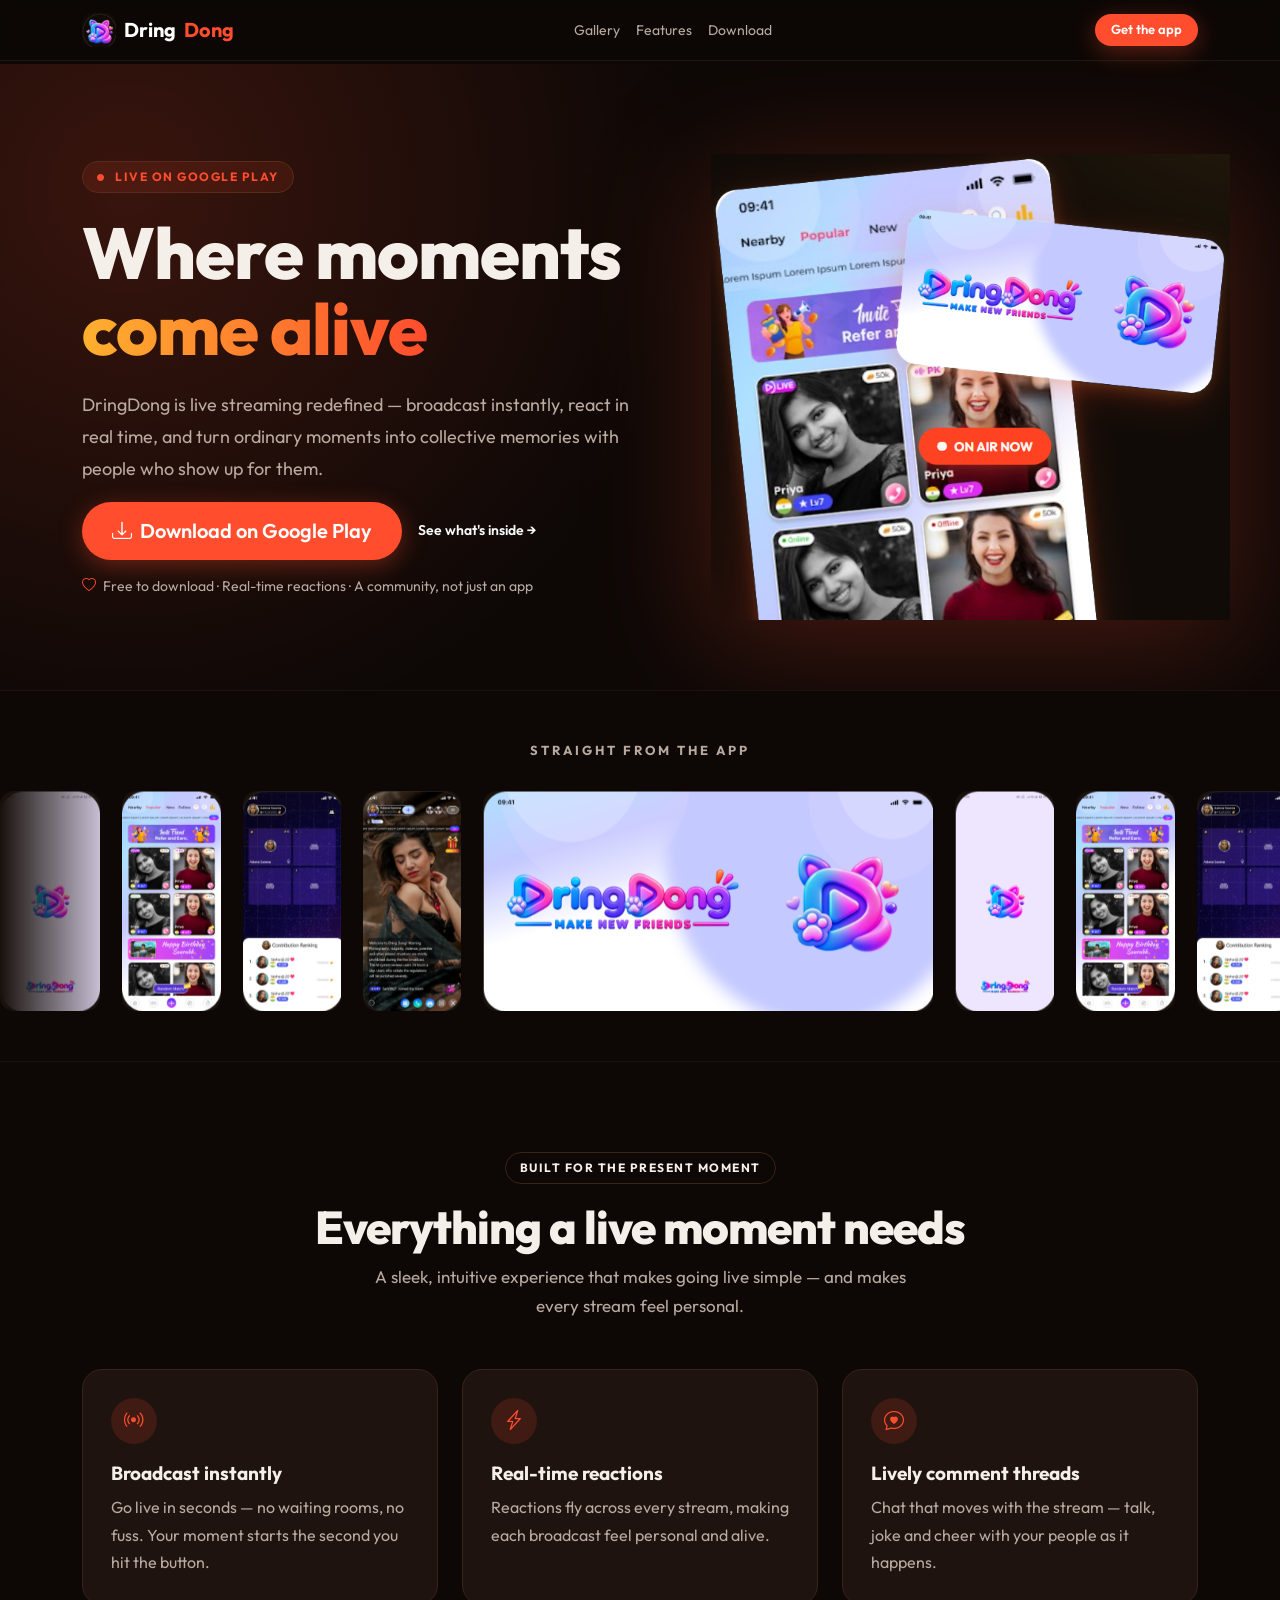
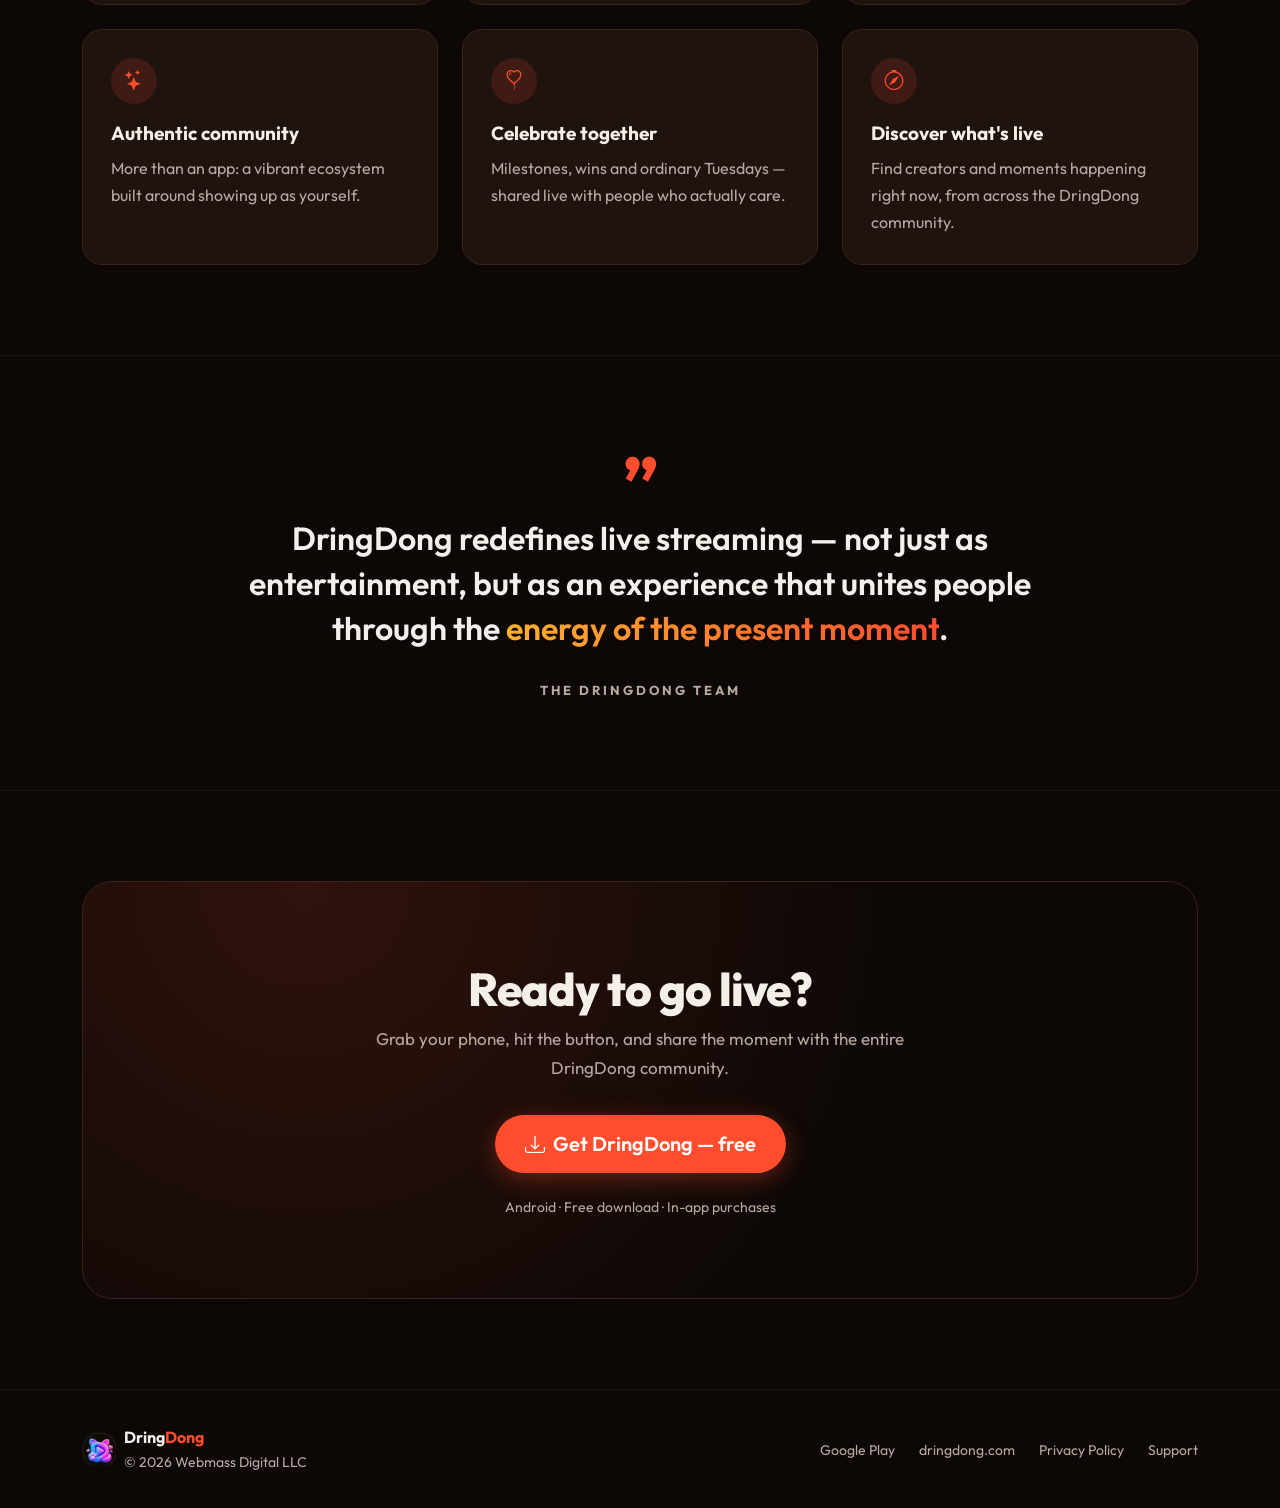
<file: index.html>
<!DOCTYPE html>
<html lang="en">
<head>
  <meta charset="UTF-8">
  <meta name="viewport" content="width=device-width, initial-scale=1">
  <title>DringDong – Where Moments Come Alive</title>
  <!-- Bootstrap + Icons + Font -->
  <link href="https://cdn.jsdelivr.net/npm/bootstrap@5.3.3/dist/css/bootstrap.min.css" rel="stylesheet">
  <link href="https://cdn.jsdelivr.net/npm/bootstrap-icons@1.11.3/font/bootstrap-icons.css" rel="stylesheet">
  <link href="https://fonts.googleapis.com/css2?family=Outfit:wght@400;500;600;700;800&display=swap" rel="stylesheet">
  <!-- Our own CSS -->
  <link rel="stylesheet" href="css/style.css">
</head>
<body>

  <!-- ===== HEADER ===== -->
  <header class="site-header fixed-top">
    <nav class="navbar navbar-expand-md navbar-dark">
      <div class="container">
        <a class="navbar-brand logo" href="index.html">
          <img src="images/logo.png" class="logo-img" alt="DringDong">Dring<span class="text-orange">Dong</span>
        </a>
        <button class="navbar-toggler" type="button" data-bs-toggle="collapse" data-bs-target="#mainMenu" aria-label="Menu">
          <span class="navbar-toggler-icon"></span>
        </button>
        <div class="collapse navbar-collapse" id="mainMenu">
          <ul class="navbar-nav mx-auto">
            <li class="nav-item"><a class="nav-link" href="index.html#gallery">Gallery</a></li>
            <li class="nav-item"><a class="nav-link" href="index.html#features">Features</a></li>
            <li class="nav-item"><a class="nav-link" href="index.html#download">Download</a></li>
          </ul>
          <a href="https://play.google.com/store/apps/details?id=com.xdev.dringdong" target="_blank" class="btn btn-orange btn-sm">Get the app</a>
        </div>
      </div>
    </nav>
  </header>

  <!-- ===== HERO ===== -->
  <section class="hero" id="home">
    <div class="container">
      <div class="row align-items-center">
        <div class="col-lg-7">
          <span class="pill-badge"><i class="bi bi-circle-fill"></i> LIVE ON GOOGLE PLAY</span>
          <h1 class="hero-title">Where moments<br><span class="gradient-text">come alive</span></h1>
          <p class="hero-text">DringDong is live streaming redefined — broadcast instantly, react in real time, and turn ordinary moments into collective memories with people who show up for them.</p>
          <div class="d-flex flex-wrap align-items-center gap-3 mb-3">
            <a href="https://play.google.com/store/apps/details?id=com.xdev.dringdong" target="_blank" class="btn btn-orange btn-lg"><i class="bi bi-download me-2"></i>Download on Google Play</a>
            <a href="#features" class="link-light small fw-semibold text-decoration-none">See what's inside &rarr;</a>
          </div>
          <p class="small text-muted-2"><i class="bi bi-heart text-orange me-1"></i> Free to download · Real-time reactions · A community, not just an app</p>
        </div>

        <!-- Hero image: images/hero.png (apni image se replace kar sakte ho) -->
        <div class="col-lg-5 mt-5 mt-lg-0">
          <img src="images/hero.png" class="hero-img" alt="DringDong app preview">
        </div>
      </div>
    </div>
  </section>

  <!-- ===== GALLERY (auto sliding) ===== -->
  <section class="gallery" id="gallery">
    <p class="section-label">STRAIGHT FROM THE APP</p>
    <div class="slider">
      <div class="slider-track">
        <!-- Set 1 (naya screenshot yahan add karo) -->
        <img src="images/shot1.png" class="shot" alt="App screenshot">
        <img src="images/shot2.png" class="shot" alt="App screenshot">
        <img src="images/shot3.png" class="shot" alt="App screenshot">
        <img src="images/shot4.png" class="shot" alt="App screenshot">
        <img src="images/shot-wide.png" class="shot" alt="App screenshot">
        <img src="images/shot5.png" class="shot" alt="App screenshot">
        <img src="images/shot2.png" class="shot" alt="App screenshot">
        <img src="images/shot3.png" class="shot" alt="App screenshot">
        <img src="images/shot4.png" class="shot" alt="App screenshot">
        <img src="images/shot1.png" class="shot" alt="App screenshot">
        <!-- Set 2 = Set 1 ki copy (endless loop ke liye, dono mein same rakho) -->
        <img src="images/shot1.png" class="shot" alt="App screenshot">
        <img src="images/shot2.png" class="shot" alt="App screenshot">
        <img src="images/shot3.png" class="shot" alt="App screenshot">
        <img src="images/shot4.png" class="shot" alt="App screenshot">
        <img src="images/shot-wide.png" class="shot" alt="App screenshot">
        <img src="images/shot5.png" class="shot" alt="App screenshot">
        <img src="images/shot2.png" class="shot" alt="App screenshot">
        <img src="images/shot3.png" class="shot" alt="App screenshot">
        <img src="images/shot4.png" class="shot" alt="App screenshot">
        <img src="images/shot1.png" class="shot" alt="App screenshot">
      </div>
    </div>
  </section>

  <!-- ===== FEATURES ===== -->
  <section class="features" id="features">
    <div class="container">
      <div class="text-center mb-5">
        <span class="pill-badge pill-outline">BUILT FOR THE PRESENT MOMENT</span>
        <h2 class="section-title mt-3">Everything a live moment needs</h2>
        <p class="section-text mx-auto">A sleek, intuitive experience that makes going live simple — and makes every stream feel personal.</p>
      </div>

      <div class="row g-4">
        <div class="col-12 col-md-6 col-lg-4">
          <div class="feature-card">
            <div class="feature-icon"><i class="bi bi-broadcast"></i></div>
            <h3>Broadcast instantly</h3>
            <p>Go live in seconds — no waiting rooms, no fuss. Your moment starts the second you hit the button.</p>
          </div>
        </div>
        <div class="col-12 col-md-6 col-lg-4">
          <div class="feature-card">
            <div class="feature-icon"><i class="bi bi-lightning-charge"></i></div>
            <h3>Real-time reactions</h3>
            <p>Reactions fly across every stream, making each broadcast feel personal and alive.</p>
          </div>
        </div>
        <div class="col-12 col-md-6 col-lg-4">
          <div class="feature-card">
            <div class="feature-icon"><i class="bi bi-chat-heart"></i></div>
            <h3>Lively comment threads</h3>
            <p>Chat that moves with the stream — talk, joke and cheer with your people as it happens.</p>
          </div>
        </div>
        <div class="col-12 col-md-6 col-lg-4">
          <div class="feature-card">
            <div class="feature-icon"><i class="bi bi-stars"></i></div>
            <h3>Authentic community</h3>
            <p>More than an app: a vibrant ecosystem built around showing up as yourself.</p>
          </div>
        </div>
        <div class="col-12 col-md-6 col-lg-4">
          <div class="feature-card">
            <div class="feature-icon"><i class="bi bi-balloon-heart"></i></div>
            <h3>Celebrate together</h3>
            <p>Milestones, wins and ordinary Tuesdays — shared live with people who actually care.</p>
          </div>
        </div>
        <div class="col-12 col-md-6 col-lg-4">
          <div class="feature-card">
            <div class="feature-icon"><i class="bi bi-compass"></i></div>
            <h3>Discover what's live</h3>
            <p>Find creators and moments happening right now, from across the DringDong community.</p>
          </div>
        </div>
      </div>
    </div>
  </section>

  <!-- ===== QUOTE ===== -->
  <section class="quote">
    <div class="container text-center">
      <div class="quote-mark">&rdquo;</div>
      <p class="quote-text">DringDong redefines live streaming — not just as entertainment, but as an experience that unites people through the <span class="gradient-text">energy of the present moment</span>.</p>
      <p class="section-label mb-0">THE DRINGDONG TEAM</p>
    </div>
  </section>

  <!-- ===== DOWNLOAD / CTA ===== -->
  <section class="cta-section" id="download">
    <div class="container">
      <div class="cta-box text-center">
        <h2 class="section-title">Ready to go live?</h2>
        <p class="section-text mx-auto">Grab your phone, hit the button, and share the moment with the entire DringDong community.</p>
        <a href="https://play.google.com/store/apps/details?id=com.xdev.dringdong" target="_blank" class="btn btn-orange btn-lg mt-3"><i class="bi bi-download me-2"></i>Get DringDong — free</a>
        <p class="small text-muted-2 mt-4 mb-0">Android · Free download · In-app purchases</p>
      </div>
    </div>
  </section>

  <!-- ===== FOOTER ===== -->
  <footer class="site-footer">
    <div class="container d-flex flex-column flex-md-row justify-content-between align-items-center gap-3">
      <div class="d-flex align-items-center gap-2">
        <img src="images/logo.png" class="logo-img" alt="DringDong">
        <div>
          <div class="fw-bold">Dring<span class="text-orange">Dong</span></div>
          <small class="text-muted-2">&copy; <span id="year">2026</span> Webmass Digital LLC</small>
        </div>
      </div>
      <ul class="footer-links list-unstyled d-flex flex-wrap justify-content-center gap-4 mb-0">
        <li><a href="https://play.google.com/store/apps/details?id=com.xdev.dringdong" target="_blank">Google Play</a></li>
        <li><a href="https://dringdong.com" target="_blank">dringdong.com</a></li>
        <li><a href="privacy-policy.html">Privacy Policy</a></li>
        <li><a href="support.html">Support</a></li>
      </ul>
    </div>
  </footer>

  <script src="https://cdn.jsdelivr.net/npm/bootstrap@5.3.3/dist/js/bootstrap.bundle.min.js"></script>
  <script src="js/script.js"></script>
</body>
</html>
</file>
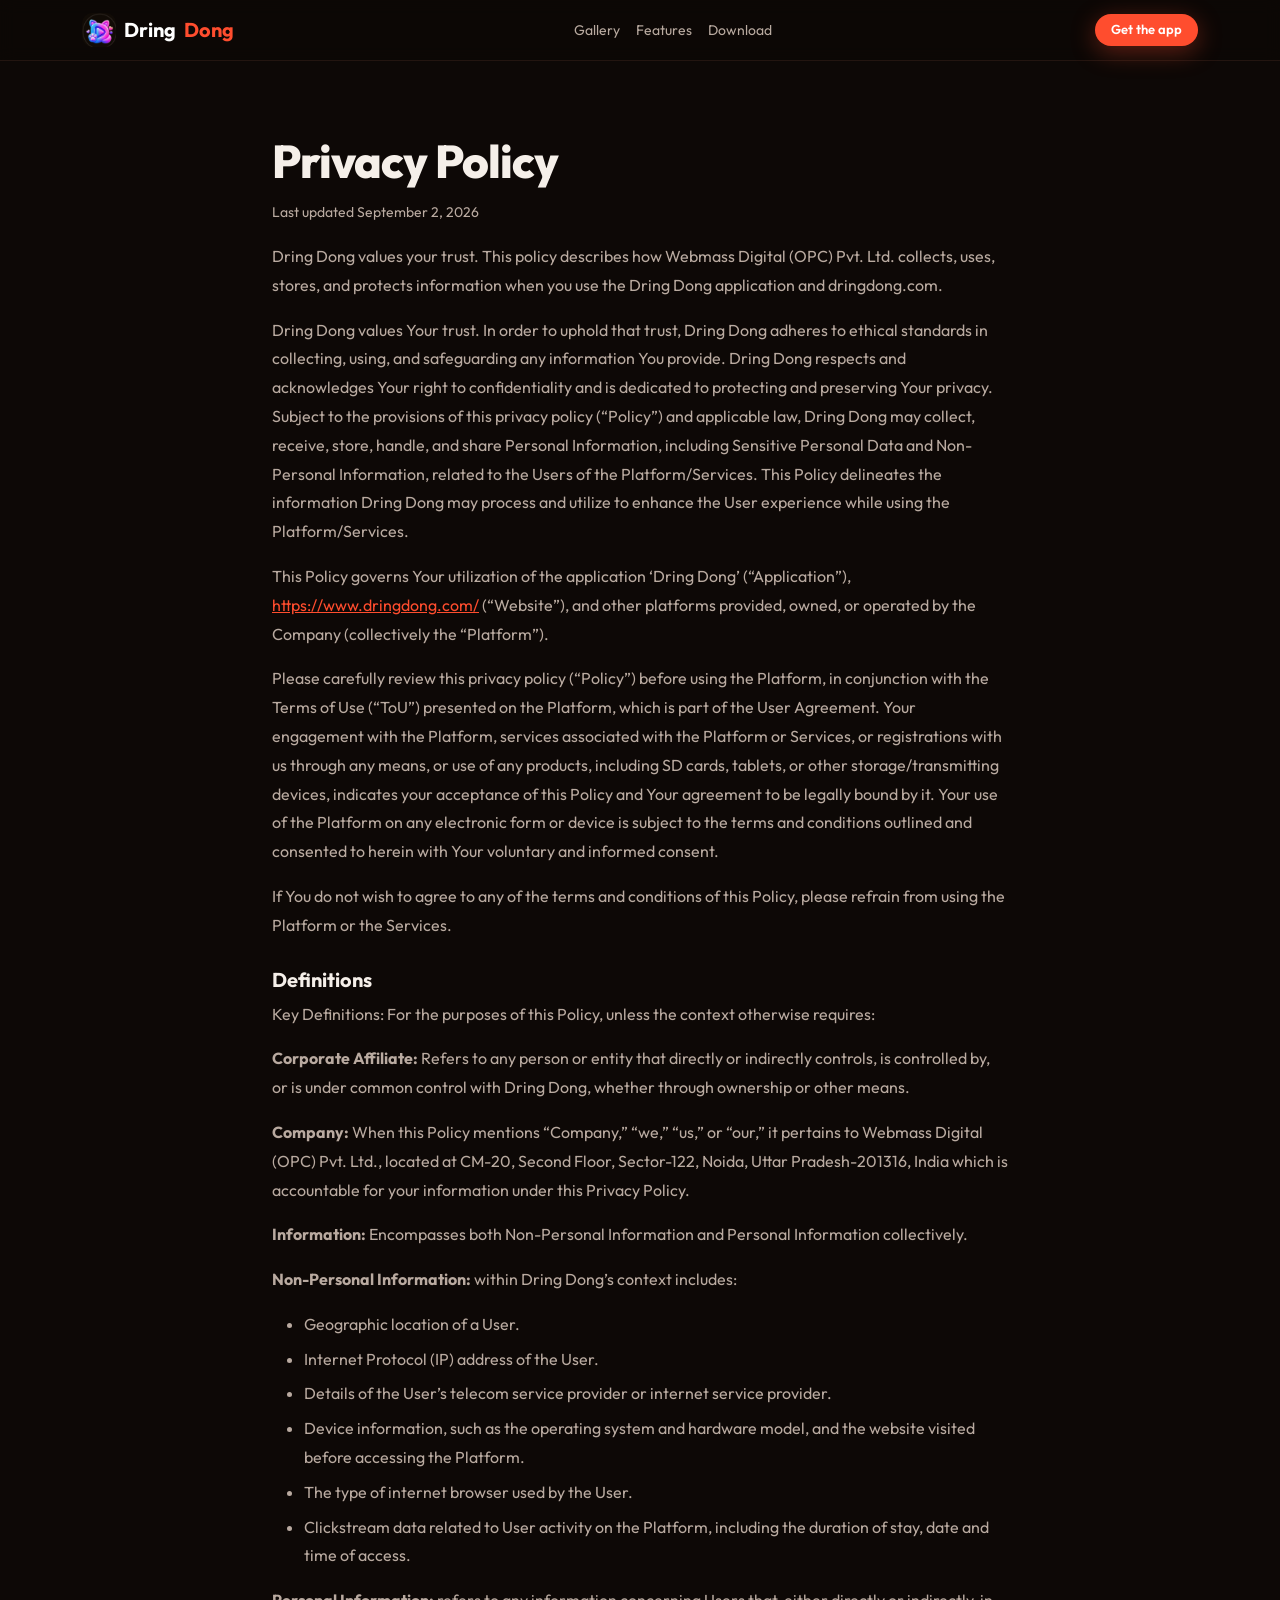
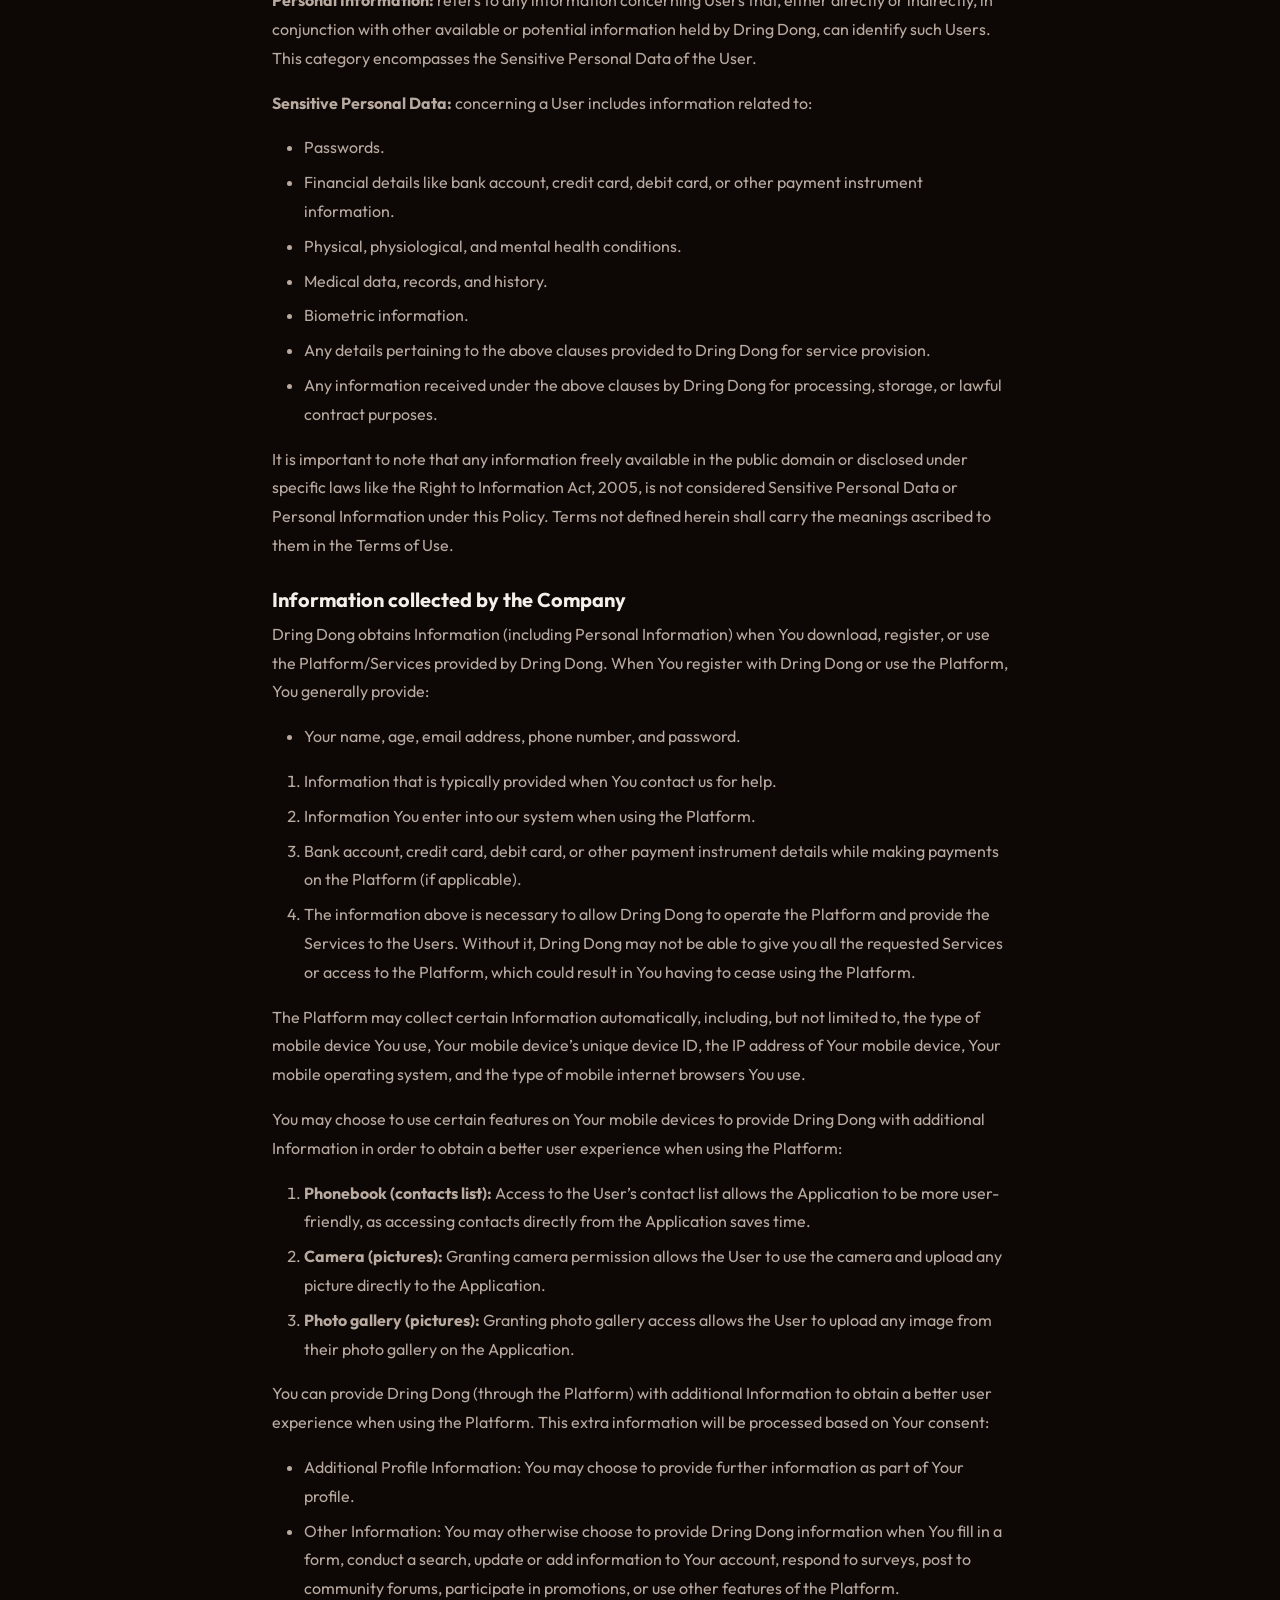
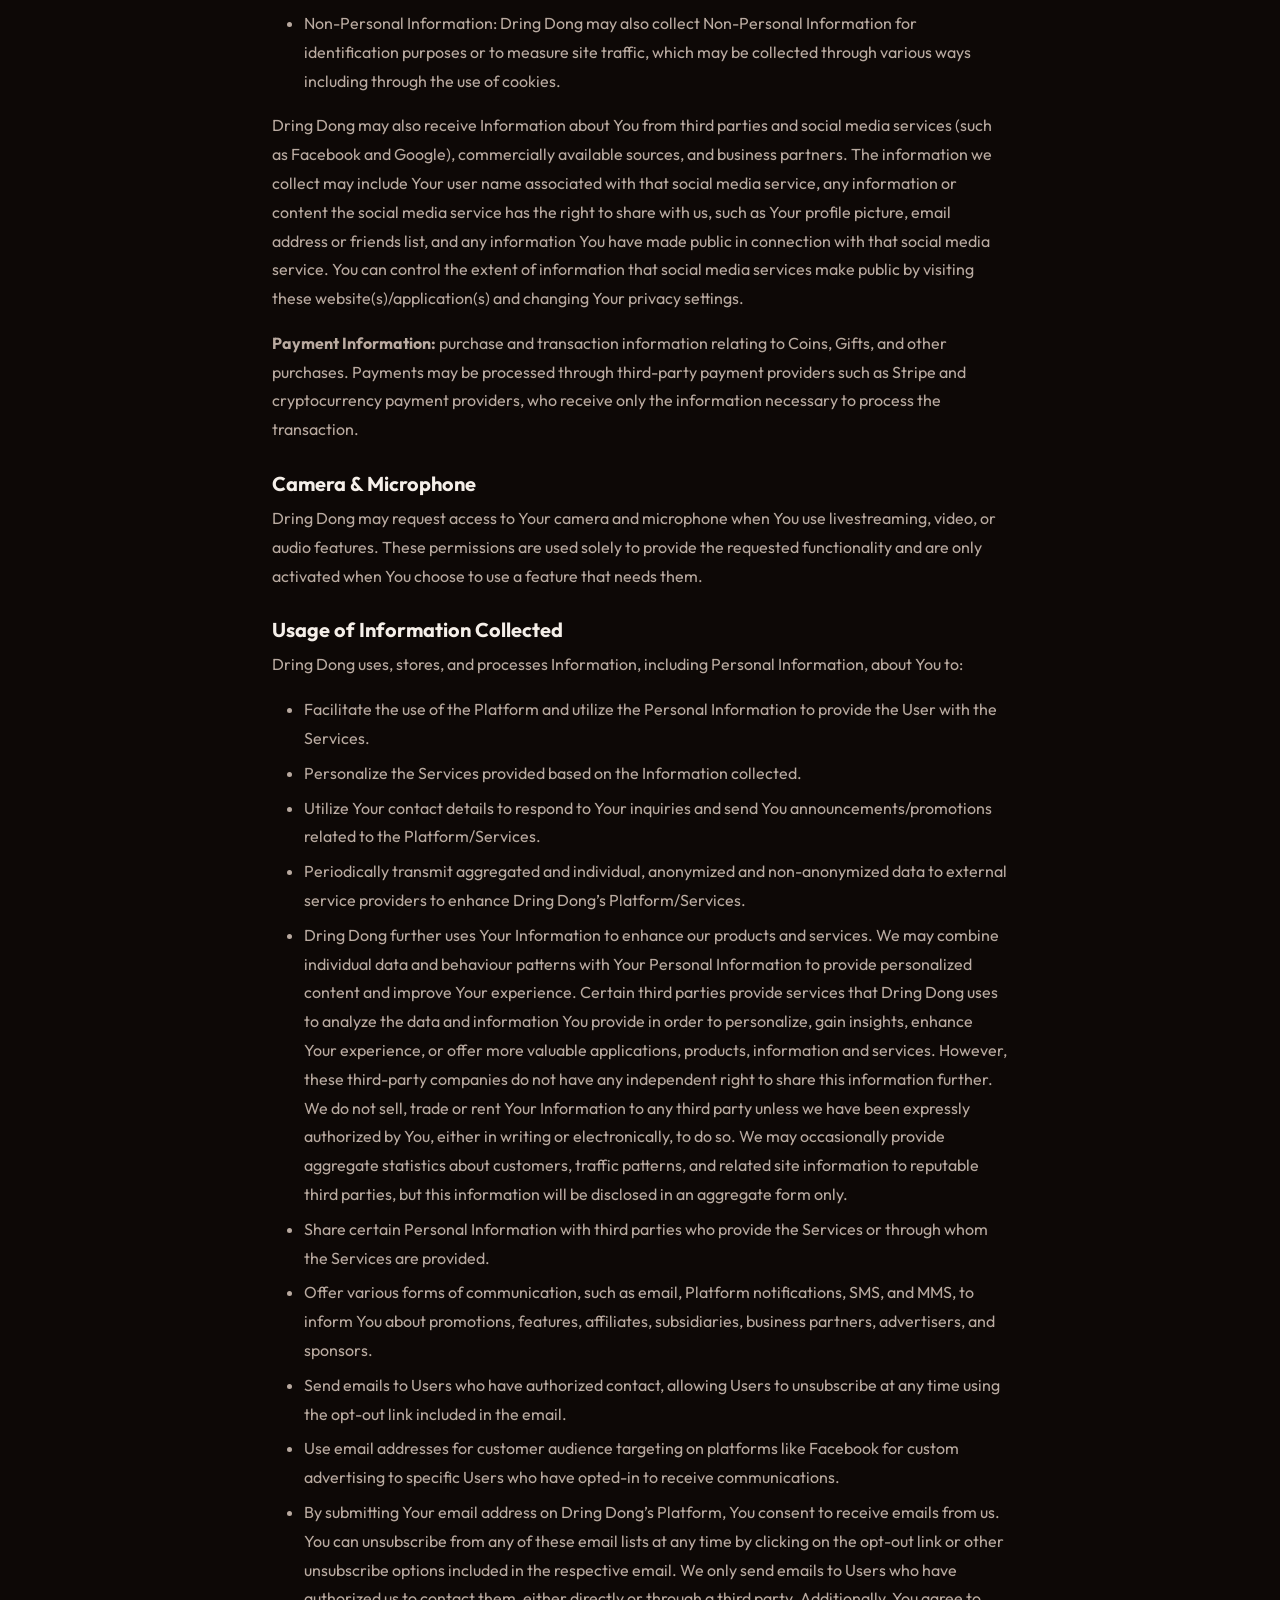
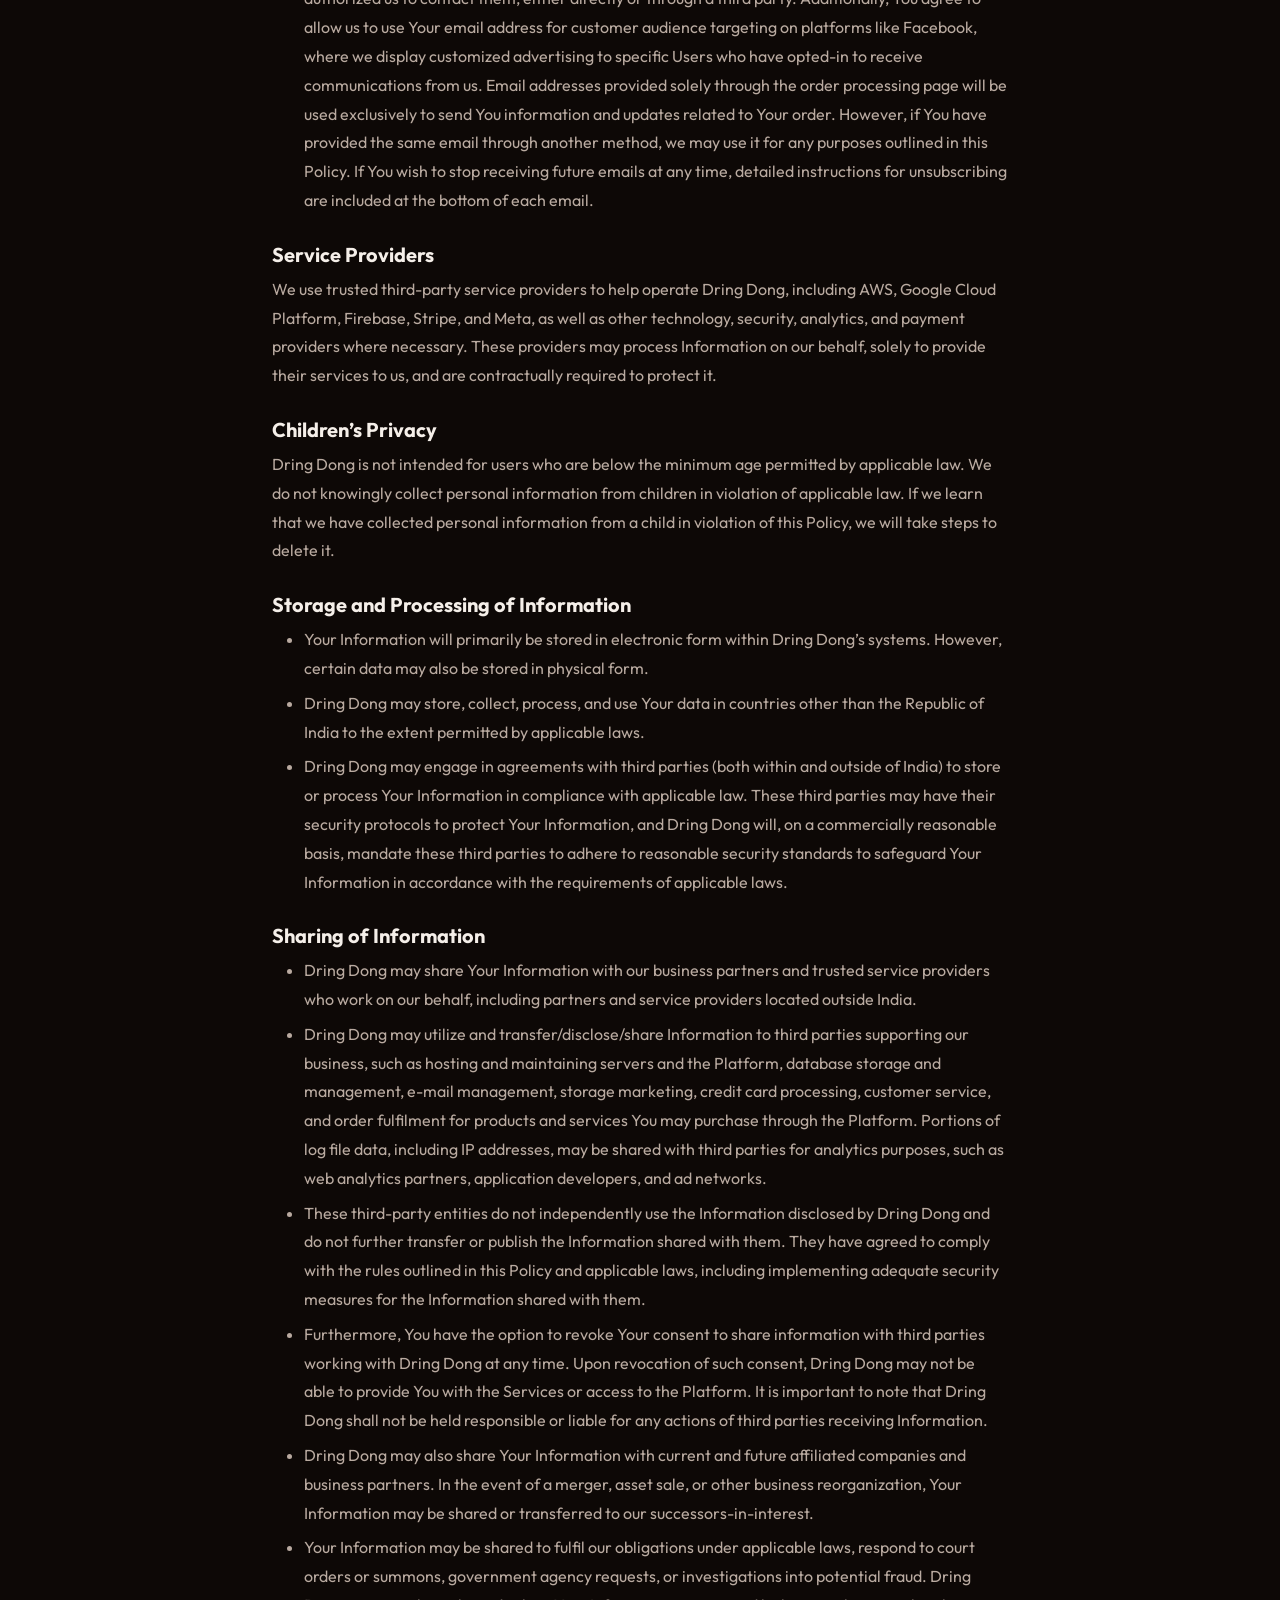
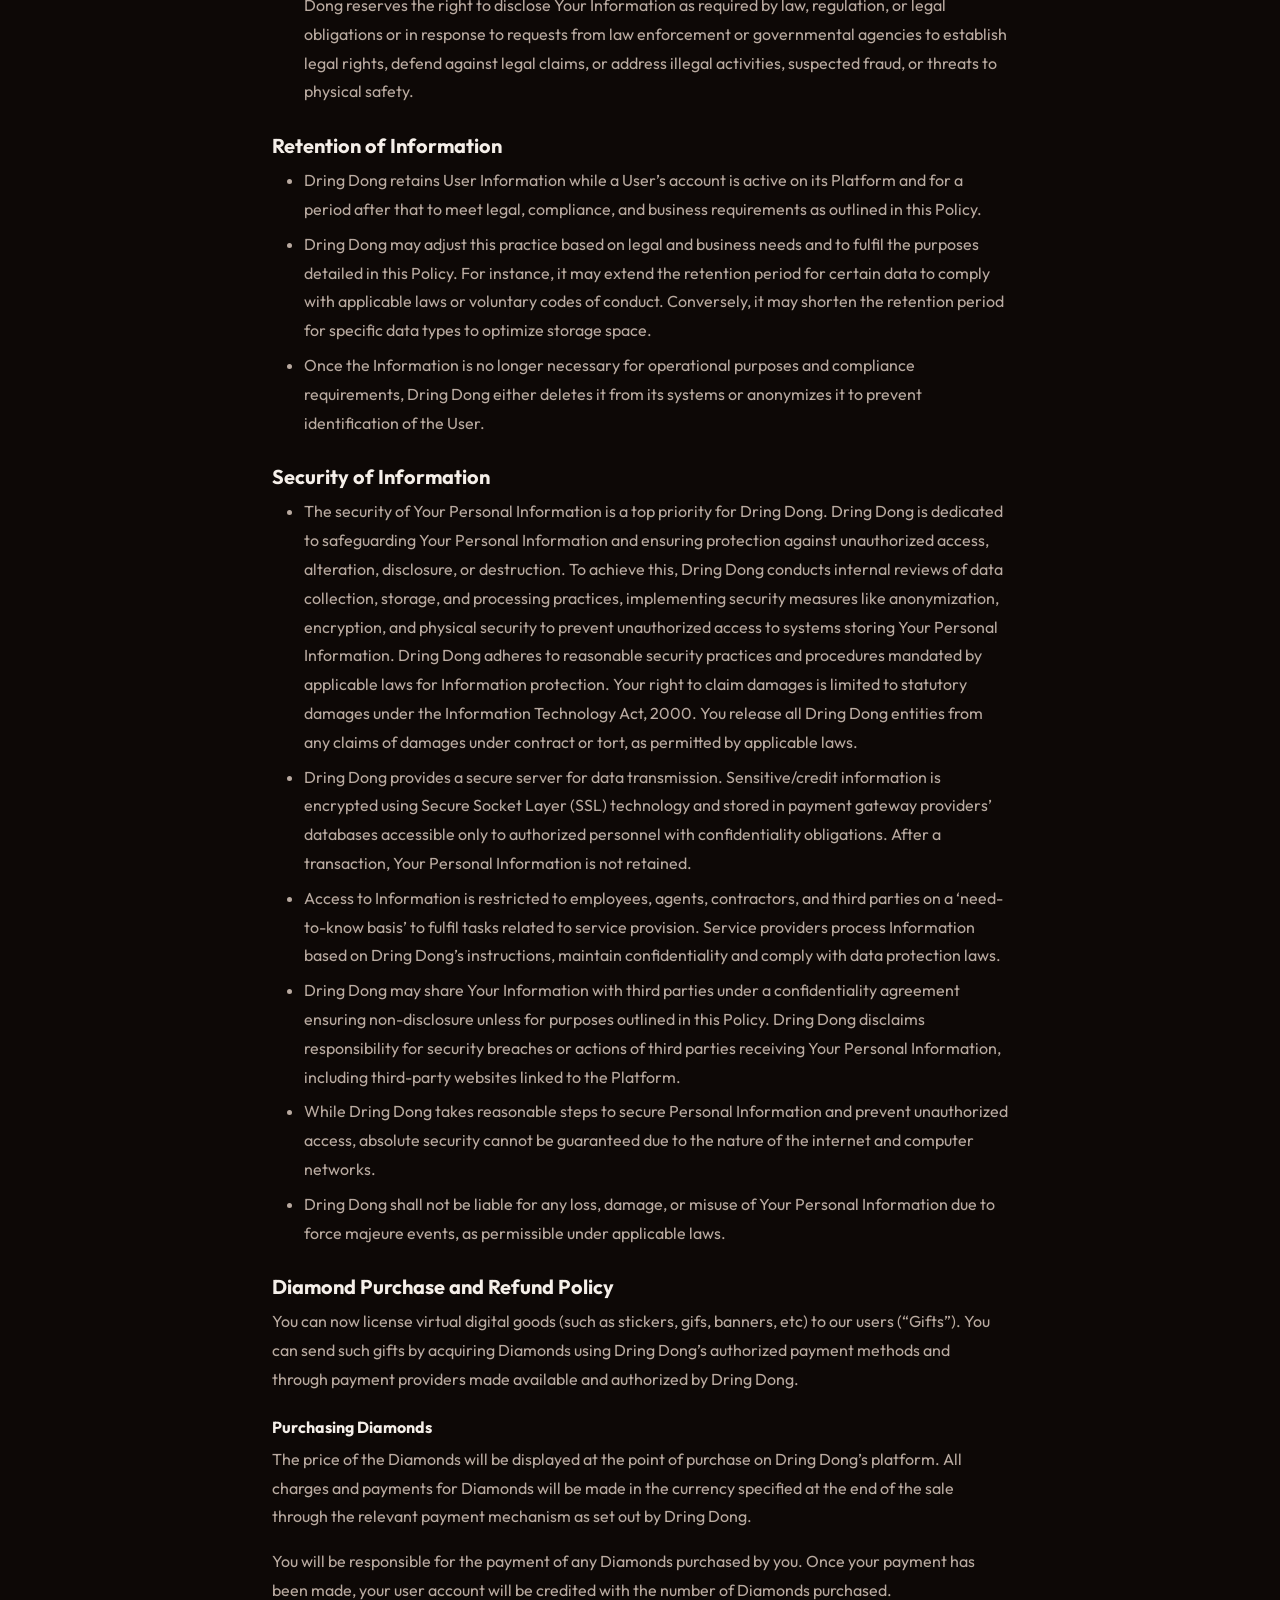
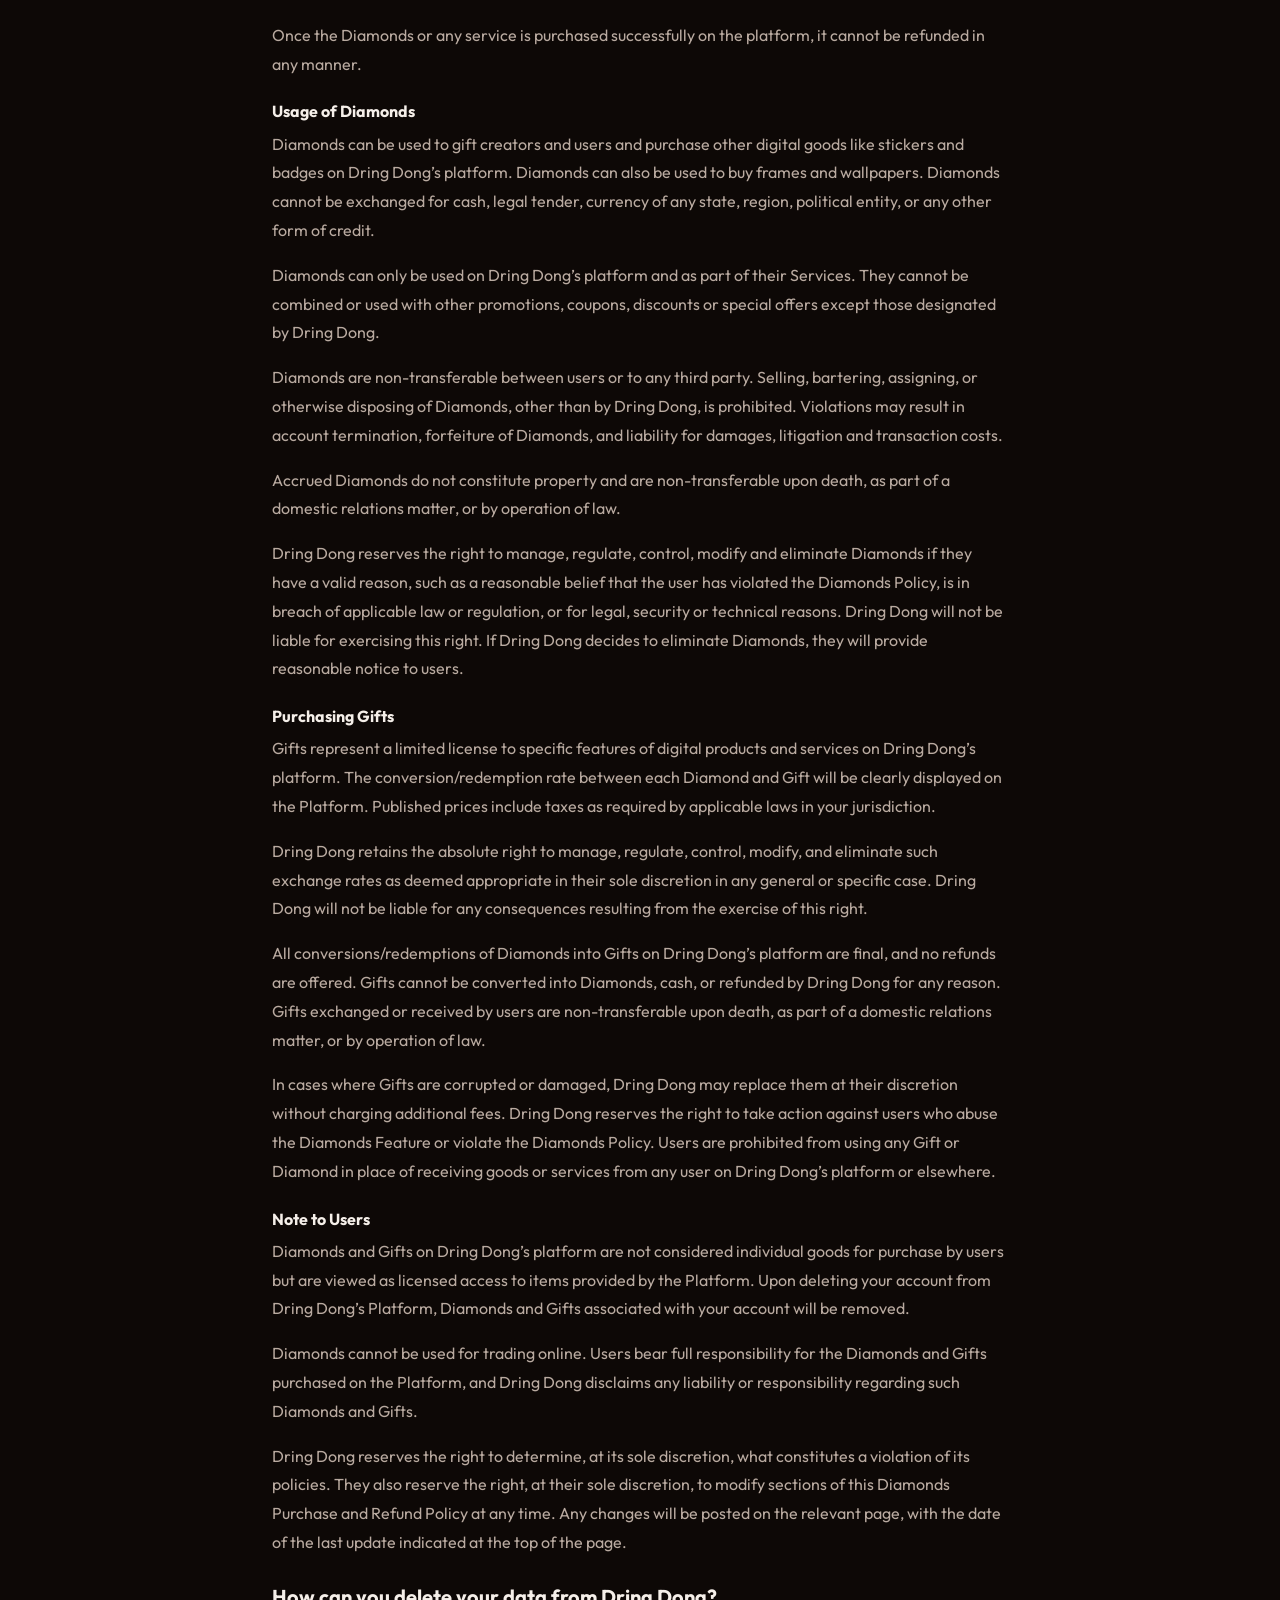
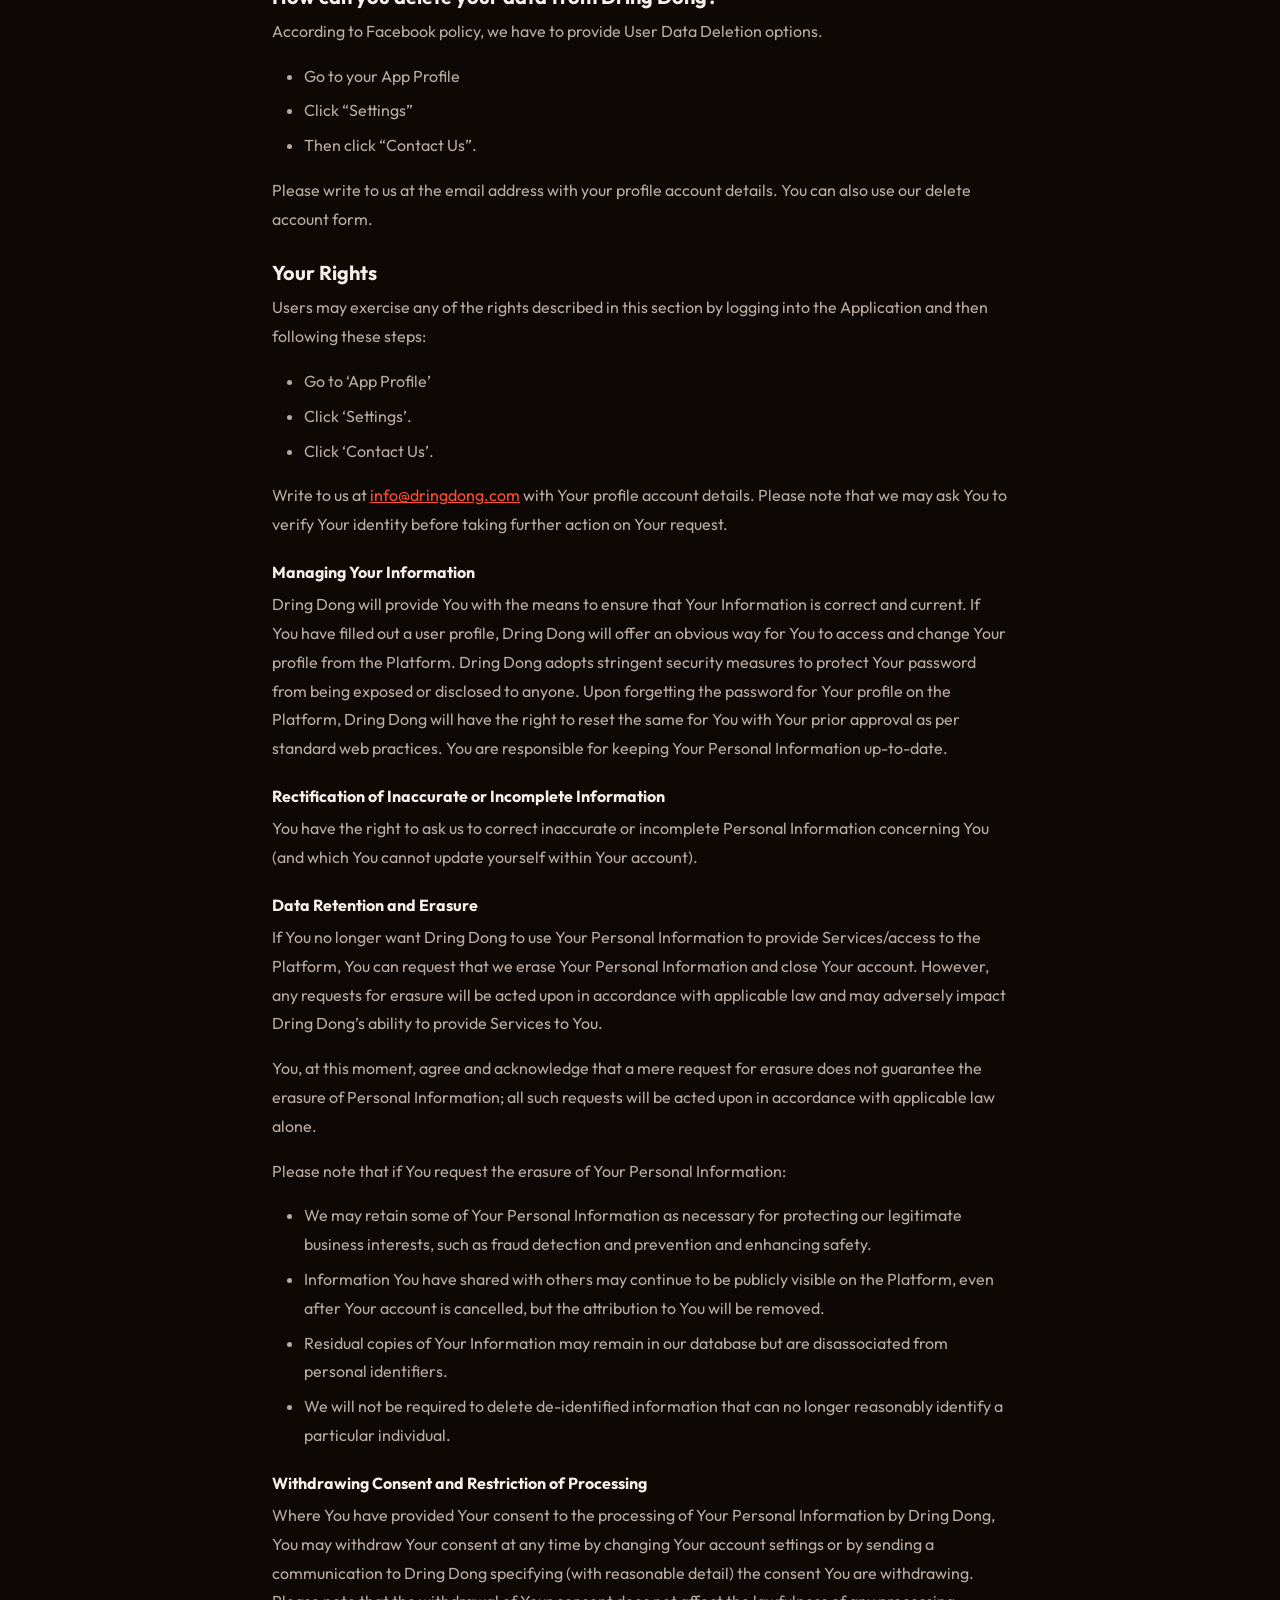
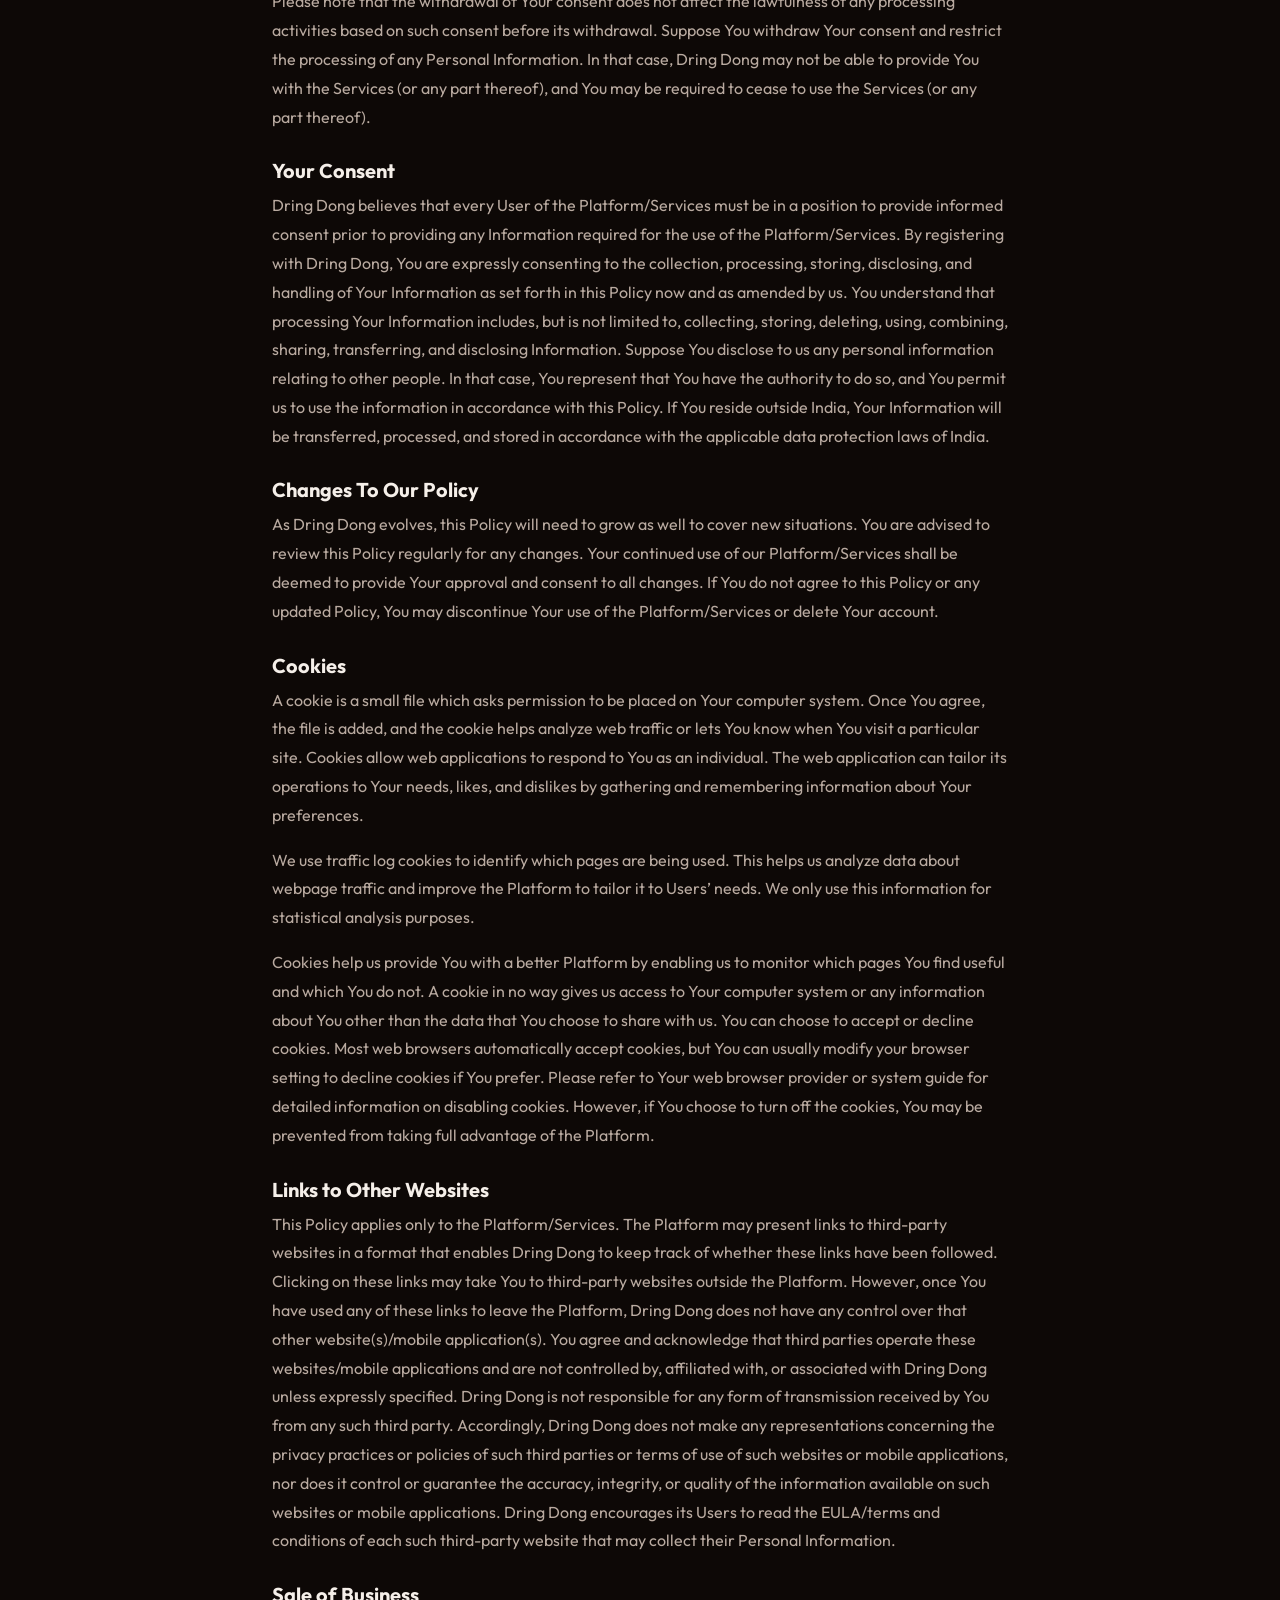
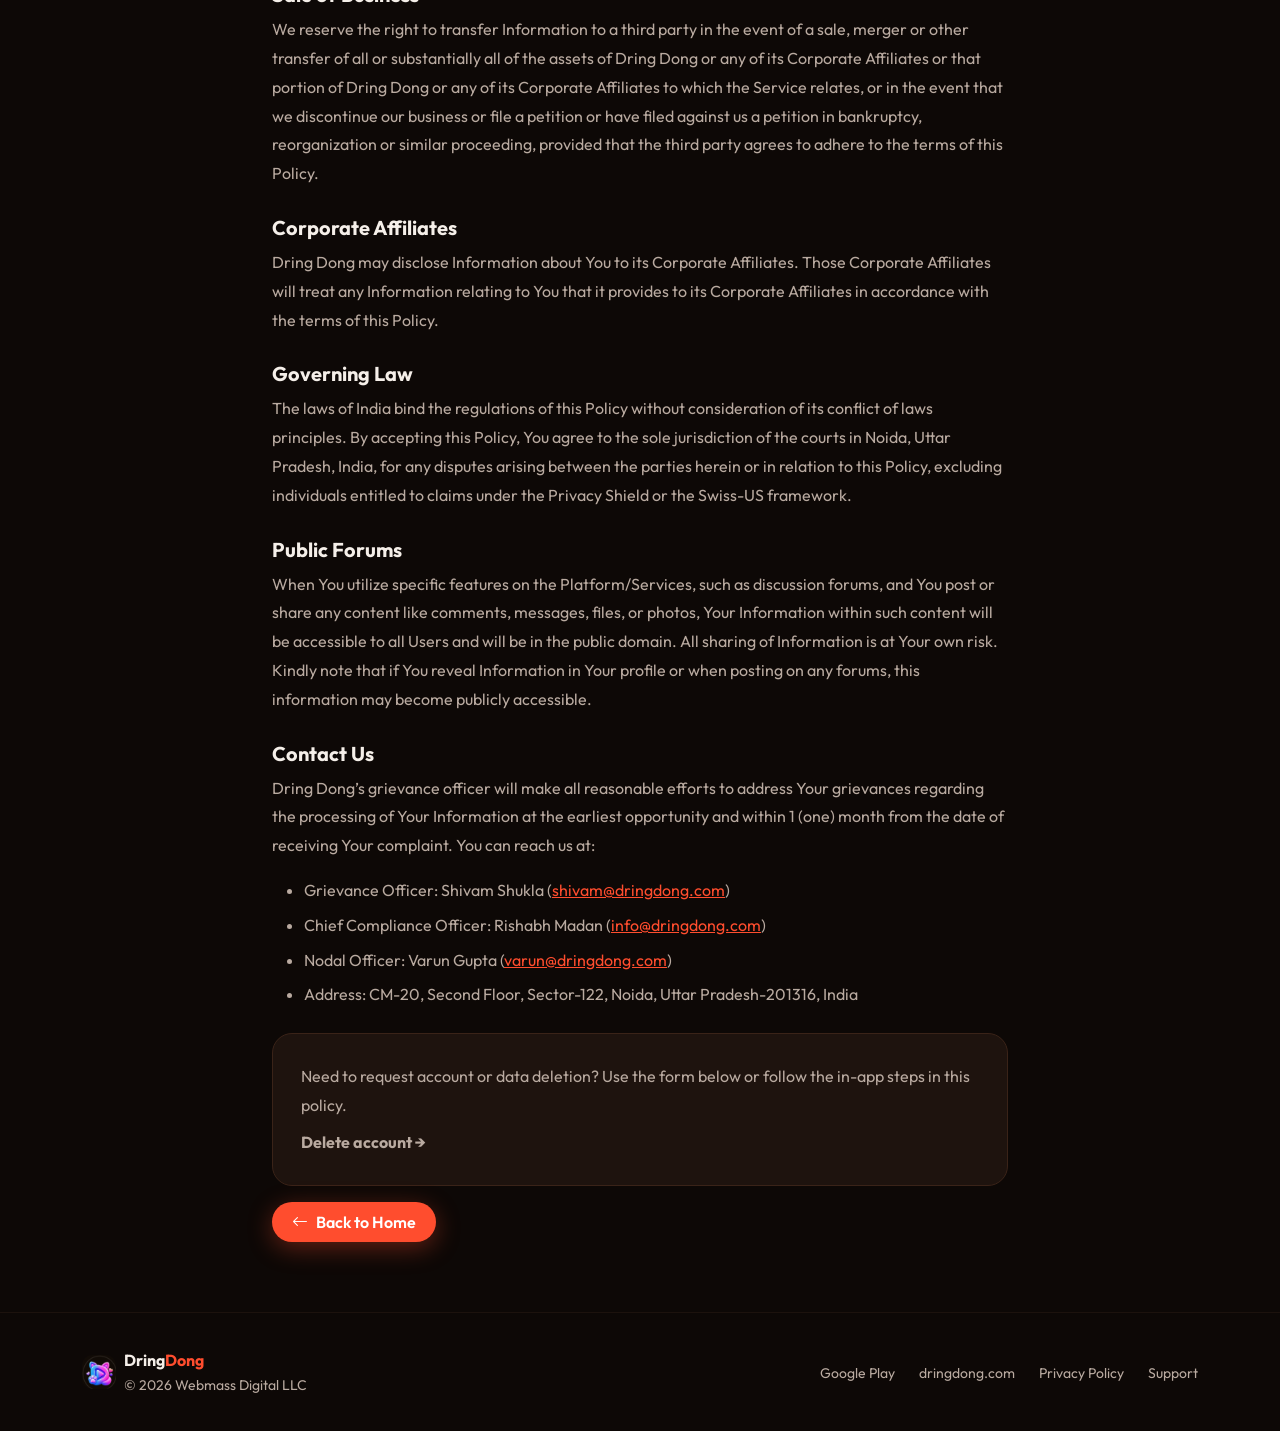
<file: privacy-policy.html>
<!DOCTYPE html>
<html lang="en">
<head>
  <meta charset="UTF-8">
  <meta name="viewport" content="width=device-width, initial-scale=1">
  <title>Privacy Policy – DringDong</title>
  <!-- Bootstrap + Icons + Font -->
  <link href="https://cdn.jsdelivr.net/npm/bootstrap@5.3.3/dist/css/bootstrap.min.css" rel="stylesheet">
  <link href="https://cdn.jsdelivr.net/npm/bootstrap-icons@1.11.3/font/bootstrap-icons.css" rel="stylesheet">
  <link href="https://fonts.googleapis.com/css2?family=Outfit:wght@400;500;600;700;800&display=swap" rel="stylesheet">
  <!-- Our own CSS -->
  <link rel="stylesheet" href="css/style.css">
</head>
<body>

  <!-- ===== HEADER ===== -->
  <header class="site-header fixed-top">
    <nav class="navbar navbar-expand-md navbar-dark">
      <div class="container">
        <a class="navbar-brand logo" href="index.html">
          <img src="images/logo.png" class="logo-img" alt="DringDong">Dring<span class="text-orange">Dong</span>
        </a>
        <button class="navbar-toggler" type="button" data-bs-toggle="collapse" data-bs-target="#mainMenu" aria-label="Menu">
          <span class="navbar-toggler-icon"></span>
        </button>
        <div class="collapse navbar-collapse" id="mainMenu">
          <ul class="navbar-nav mx-auto">
            <li class="nav-item"><a class="nav-link" href="index.html#gallery">Gallery</a></li>
            <li class="nav-item"><a class="nav-link" href="index.html#features">Features</a></li>
            <li class="nav-item"><a class="nav-link" href="index.html#download">Download</a></li>
          </ul>
          <a href="https://play.google.com/store/apps/details?id=com.xdev.dringdong" target="_blank" class="btn btn-orange btn-sm">Get the app</a>
        </div>
      </div>
    </nav>
  </header>

  <section class="page-section">
    <div class="container narrow">
      <h1 class="section-title">Privacy Policy</h1>
      <p><small>Last updated September 2, 2026</small></p>
      <p>Dring Dong values your trust. This policy describes how Webmass Digital (OPC) Pvt. Ltd. collects, uses, stores, and protects information when you use the Dring Dong application and dringdong.com.</p>

      <p>Dring Dong values Your trust. In order to uphold that trust, Dring Dong adheres to ethical standards in collecting, using, and safeguarding any information You provide. Dring Dong respects and acknowledges Your right to confidentiality and is dedicated to protecting and preserving Your privacy. Subject to the provisions of this privacy policy (“Policy”) and applicable law, Dring Dong may collect, receive, store, handle, and share Personal Information, including Sensitive Personal Data and Non-Personal Information, related to the Users of the Platform/Services. This Policy delineates the information Dring Dong may process and utilize to enhance the User experience while using the Platform/Services.</p>
      <p>This Policy governs Your utilization of the application ‘Dring Dong’ (“Application”), <a href="https://www.dringdong.com/" target="_blank">https://www.dringdong.com/</a> (“Website”), and other platforms provided, owned, or operated by the Company (collectively the “Platform”).</p>
      <p>Please carefully review this privacy policy (“Policy”) before using the Platform, in conjunction with the Terms of Use (“ToU”) presented on the Platform, which is part of the User Agreement. Your engagement with the Platform, services associated with the Platform or Services, or registrations with us through any means, or use of any products, including SD cards, tablets, or other storage/transmitting devices, indicates your acceptance of this Policy and Your agreement to be legally bound by it. Your use of the Platform on any electronic form or device is subject to the terms and conditions outlined and consented to herein with Your voluntary and informed consent.</p>
      <p>If You do not wish to agree to any of the terms and conditions of this Policy, please refrain from using the Platform or the Services.</p>

      <h3>Definitions</h3>
      <p>Key Definitions: For the purposes of this Policy, unless the context otherwise requires:</p>
      <p><strong>Corporate Affiliate:</strong> Refers to any person or entity that directly or indirectly controls, is controlled by, or is under common control with Dring Dong, whether through ownership or other means.</p>
      <p><strong>Company:</strong> When this Policy mentions “Company,” “we,” “us,” or “our,” it pertains to Webmass Digital (OPC) Pvt. Ltd., located at CM-20, Second Floor, Sector-122, Noida, Uttar Pradesh-201316, India which is accountable for your information under this Privacy Policy.</p>
      <p><strong>Information:</strong> Encompasses both Non-Personal Information and Personal Information collectively.</p>
      <p><strong>Non-Personal Information:</strong> within Dring Dong’s context includes:</p>
      <ul>
        <li>Geographic location of a User.</li>
        <li>Internet Protocol (IP) address of the User.</li>
        <li>Details of the User’s telecom service provider or internet service provider.</li>
        <li>Device information, such as the operating system and hardware model, and the website visited before accessing the Platform.</li>
        <li>The type of internet browser used by the User.</li>
        <li>Clickstream data related to User activity on the Platform, including the duration of stay, date and time of access.</li>
      </ul>
      <p><strong>Personal Information:</strong> refers to any information concerning Users that, either directly or indirectly, in conjunction with other available or potential information held by Dring Dong, can identify such Users. This category encompasses the Sensitive Personal Data of the User.</p>
      <p><strong>Sensitive Personal Data:</strong> concerning a User includes information related to:</p>
      <ul>
        <li>Passwords.</li>
        <li>Financial details like bank account, credit card, debit card, or other payment instrument information.</li>
        <li>Physical, physiological, and mental health conditions.</li>
        <li>Medical data, records, and history.</li>
        <li>Biometric information.</li>
        <li>Any details pertaining to the above clauses provided to Dring Dong for service provision.</li>
        <li>Any information received under the above clauses by Dring Dong for processing, storage, or lawful contract purposes.</li>
      </ul>
      <p>It is important to note that any information freely available in the public domain or disclosed under specific laws like the Right to Information Act, 2005, is not considered Sensitive Personal Data or Personal Information under this Policy. Terms not defined herein shall carry the meanings ascribed to them in the Terms of Use.</p>

      <h3>Information collected by the Company</h3>
      <p>Dring Dong obtains Information (including Personal Information) when You download, register, or use the Platform/Services provided by Dring Dong. When You register with Dring Dong or use the Platform, You generally provide:</p>
      <ul>
        <li>Your name, age, email address, phone number, and password.</li>
      </ul>
      <ol>
        <li>Information that is typically provided when You contact us for help.</li>
        <li>Information You enter into our system when using the Platform.</li>
        <li>Bank account, credit card, debit card, or other payment instrument details while making payments on the Platform (if applicable).</li>
        <li>The information above is necessary to allow Dring Dong to operate the Platform and provide the Services to the Users. Without it, Dring Dong may not be able to give you all the requested Services or access to the Platform, which could result in You having to cease using the Platform.</li>
      </ol>
      <p>The Platform may collect certain Information automatically, including, but not limited to, the type of mobile device You use, Your mobile device’s unique device ID, the IP address of Your mobile device, Your mobile operating system, and the type of mobile internet browsers You use.</p>
      <p>You may choose to use certain features on Your mobile devices to provide Dring Dong with additional Information in order to obtain a better user experience when using the Platform:</p>
      <ol>
        <li><strong>Phonebook (contacts list):</strong> Access to the User’s contact list allows the Application to be more user-friendly, as accessing contacts directly from the Application saves time.</li>
        <li><strong>Camera (pictures):</strong> Granting camera permission allows the User to use the camera and upload any picture directly to the Application.</li>
        <li><strong>Photo gallery (pictures):</strong> Granting photo gallery access allows the User to upload any image from their photo gallery on the Application.</li>
      </ol>
      <p>You can provide Dring Dong (through the Platform) with additional Information to obtain a better user experience when using the Platform. This extra information will be processed based on Your consent:</p>
      <ul>
        <li>Additional Profile Information: You may choose to provide further information as part of Your profile.</li>
        <li>Other Information: You may otherwise choose to provide Dring Dong information when You fill in a form, conduct a search, update or add information to Your account, respond to surveys, post to community forums, participate in promotions, or use other features of the Platform.</li>
        <li>Non-Personal Information: Dring Dong may also collect Non-Personal Information for identification purposes or to measure site traffic, which may be collected through various ways including through the use of cookies.</li>
      </ul>
      <p>Dring Dong may also receive Information about You from third parties and social media services (such as Facebook and Google), commercially available sources, and business partners. The information we collect may include Your user name associated with that social media service, any information or content the social media service has the right to share with us, such as Your profile picture, email address or friends list, and any information You have made public in connection with that social media service. You can control the extent of information that social media services make public by visiting these website(s)/application(s) and changing Your privacy settings.</p>
      <p><strong>Payment Information:</strong> purchase and transaction information relating to Coins, Gifts, and other purchases. Payments may be processed through third-party payment providers such as Stripe and cryptocurrency payment providers, who receive only the information necessary to process the transaction.</p>

      <h3>Camera &amp; Microphone</h3>
      <p>Dring Dong may request access to Your camera and microphone when You use livestreaming, video, or audio features. These permissions are used solely to provide the requested functionality and are only activated when You choose to use a feature that needs them.</p>

      <h3>Usage of Information Collected</h3>
      <p>Dring Dong uses, stores, and processes Information, including Personal Information, about You to:</p>
      <ul>
        <li>Facilitate the use of the Platform and utilize the Personal Information to provide the User with the Services.</li>
        <li>Personalize the Services provided based on the Information collected.</li>
        <li>Utilize Your contact details to respond to Your inquiries and send You announcements/promotions related to the Platform/Services.</li>
        <li>Periodically transmit aggregated and individual, anonymized and non-anonymized data to external service providers to enhance Dring Dong’s Platform/Services.</li>
        <li>Dring Dong further uses Your Information to enhance our products and services. We may combine individual data and behaviour patterns with Your Personal Information to provide personalized content and improve Your experience. Certain third parties provide services that Dring Dong uses to analyze the data and information You provide in order to personalize, gain insights, enhance Your experience, or offer more valuable applications, products, information and services. However, these third-party companies do not have any independent right to share this information further. We do not sell, trade or rent Your Information to any third party unless we have been expressly authorized by You, either in writing or electronically, to do so. We may occasionally provide aggregate statistics about customers, traffic patterns, and related site information to reputable third parties, but this information will be disclosed in an aggregate form only.</li>
        <li>Share certain Personal Information with third parties who provide the Services or through whom the Services are provided.</li>
        <li>Offer various forms of communication, such as email, Platform notifications, SMS, and MMS, to inform You about promotions, features, affiliates, subsidiaries, business partners, advertisers, and sponsors.</li>
        <li>Send emails to Users who have authorized contact, allowing Users to unsubscribe at any time using the opt-out link included in the email.</li>
        <li>Use email addresses for customer audience targeting on platforms like Facebook for custom advertising to specific Users who have opted-in to receive communications.</li>
        <li>By submitting Your email address on Dring Dong’s Platform, You consent to receive emails from us. You can unsubscribe from any of these email lists at any time by clicking on the opt-out link or other unsubscribe options included in the respective email. We only send emails to Users who have authorized us to contact them, either directly or through a third party. Additionally, You agree to allow us to use Your email address for customer audience targeting on platforms like Facebook, where we display customized advertising to specific Users who have opted-in to receive communications from us. Email addresses provided solely through the order processing page will be used exclusively to send You information and updates related to Your order. However, if You have provided the same email through another method, we may use it for any purposes outlined in this Policy. If You wish to stop receiving future emails at any time, detailed instructions for unsubscribing are included at the bottom of each email.</li>
      </ul>

      <h3>Service Providers</h3>
      <p>We use trusted third-party service providers to help operate Dring Dong, including AWS, Google Cloud Platform, Firebase, Stripe, and Meta, as well as other technology, security, analytics, and payment providers where necessary. These providers may process Information on our behalf, solely to provide their services to us, and are contractually required to protect it.</p>

      <h3>Children’s Privacy</h3>
      <p>Dring Dong is not intended for users who are below the minimum age permitted by applicable law. We do not knowingly collect personal information from children in violation of applicable law. If we learn that we have collected personal information from a child in violation of this Policy, we will take steps to delete it.</p>

      <h3>Storage and Processing of Information</h3>
      <ul>
        <li>Your Information will primarily be stored in electronic form within Dring Dong’s systems. However, certain data may also be stored in physical form.</li>
        <li>Dring Dong may store, collect, process, and use Your data in countries other than the Republic of India to the extent permitted by applicable laws.</li>
        <li>Dring Dong may engage in agreements with third parties (both within and outside of India) to store or process Your Information in compliance with applicable law. These third parties may have their security protocols to protect Your Information, and Dring Dong will, on a commercially reasonable basis, mandate these third parties to adhere to reasonable security standards to safeguard Your Information in accordance with the requirements of applicable laws.</li>
      </ul>

      <h3>Sharing of Information</h3>
      <ul>
        <li>Dring Dong may share Your Information with our business partners and trusted service providers who work on our behalf, including partners and service providers located outside India.</li>
        <li>Dring Dong may utilize and transfer/disclose/share Information to third parties supporting our business, such as hosting and maintaining servers and the Platform, database storage and management, e-mail management, storage marketing, credit card processing, customer service, and order fulfilment for products and services You may purchase through the Platform. Portions of log file data, including IP addresses, may be shared with third parties for analytics purposes, such as web analytics partners, application developers, and ad networks.</li>
        <li>These third-party entities do not independently use the Information disclosed by Dring Dong and do not further transfer or publish the Information shared with them. They have agreed to comply with the rules outlined in this Policy and applicable laws, including implementing adequate security measures for the Information shared with them.</li>
        <li>Furthermore, You have the option to revoke Your consent to share information with third parties working with Dring Dong at any time. Upon revocation of such consent, Dring Dong may not be able to provide You with the Services or access to the Platform. It is important to note that Dring Dong shall not be held responsible or liable for any actions of third parties receiving Information.</li>
        <li>Dring Dong may also share Your Information with current and future affiliated companies and business partners. In the event of a merger, asset sale, or other business reorganization, Your Information may be shared or transferred to our successors-in-interest.</li>
        <li>Your Information may be shared to fulfil our obligations under applicable laws, respond to court orders or summons, government agency requests, or investigations into potential fraud. Dring Dong reserves the right to disclose Your Information as required by law, regulation, or legal obligations or in response to requests from law enforcement or governmental agencies to establish legal rights, defend against legal claims, or address illegal activities, suspected fraud, or threats to physical safety.</li>
      </ul>

      <h3>Retention of Information</h3>
      <ul>
        <li>Dring Dong retains User Information while a User’s account is active on its Platform and for a period after that to meet legal, compliance, and business requirements as outlined in this Policy.</li>
        <li>Dring Dong may adjust this practice based on legal and business needs and to fulfil the purposes detailed in this Policy. For instance, it may extend the retention period for certain data to comply with applicable laws or voluntary codes of conduct. Conversely, it may shorten the retention period for specific data types to optimize storage space.</li>
        <li>Once the Information is no longer necessary for operational purposes and compliance requirements, Dring Dong either deletes it from its systems or anonymizes it to prevent identification of the User.</li>
      </ul>

      <h3>Security of Information</h3>
      <ul>
        <li>The security of Your Personal Information is a top priority for Dring Dong. Dring Dong is dedicated to safeguarding Your Personal Information and ensuring protection against unauthorized access, alteration, disclosure, or destruction. To achieve this, Dring Dong conducts internal reviews of data collection, storage, and processing practices, implementing security measures like anonymization, encryption, and physical security to prevent unauthorized access to systems storing Your Personal Information. Dring Dong adheres to reasonable security practices and procedures mandated by applicable laws for Information protection. Your right to claim damages is limited to statutory damages under the Information Technology Act, 2000. You release all Dring Dong entities from any claims of damages under contract or tort, as permitted by applicable laws.</li>
        <li>Dring Dong provides a secure server for data transmission. Sensitive/credit information is encrypted using Secure Socket Layer (SSL) technology and stored in payment gateway providers’ databases accessible only to authorized personnel with confidentiality obligations. After a transaction, Your Personal Information is not retained.</li>
        <li>Access to Information is restricted to employees, agents, contractors, and third parties on a ‘need-to-know basis’ to fulfil tasks related to service provision. Service providers process Information based on Dring Dong’s instructions, maintain confidentiality and comply with data protection laws.</li>
        <li>Dring Dong may share Your Information with third parties under a confidentiality agreement ensuring non-disclosure unless for purposes outlined in this Policy. Dring Dong disclaims responsibility for security breaches or actions of third parties receiving Your Personal Information, including third-party websites linked to the Platform.</li>
        <li>While Dring Dong takes reasonable steps to secure Personal Information and prevent unauthorized access, absolute security cannot be guaranteed due to the nature of the internet and computer networks.</li>
        <li>Dring Dong shall not be liable for any loss, damage, or misuse of Your Personal Information due to force majeure events, as permissible under applicable laws.</li>
      </ul>

      <h3>Diamond Purchase and Refund Policy</h3>
      <p>You can now license virtual digital goods (such as stickers, gifs, banners, etc) to our users (“Gifts”). You can send such gifts by acquiring Diamonds using Dring Dong’s authorized payment methods and through payment providers made available and authorized by Dring Dong.</p>

      <h4 class="fs-6 fw-bold mt-4">Purchasing Diamonds</h4>
      <p>The price of the Diamonds will be displayed at the point of purchase on Dring Dong’s platform. All charges and payments for Diamonds will be made in the currency specified at the end of the sale through the relevant payment mechanism as set out by Dring Dong.</p>
      <p>You will be responsible for the payment of any Diamonds purchased by you. Once your payment has been made, your user account will be credited with the number of Diamonds purchased.</p>
      <p>Once the Diamonds or any service is purchased successfully on the platform, it cannot be refunded in any manner.</p>

      <h4 class="fs-6 fw-bold mt-4">Usage of Diamonds</h4>
      <p>Diamonds can be used to gift creators and users and purchase other digital goods like stickers and badges on Dring Dong’s platform. Diamonds can also be used to buy frames and wallpapers. Diamonds cannot be exchanged for cash, legal tender, currency of any state, region, political entity, or any other form of credit.</p>
      <p>Diamonds can only be used on Dring Dong’s platform and as part of their Services. They cannot be combined or used with other promotions, coupons, discounts or special offers except those designated by Dring Dong.</p>
      <p>Diamonds are non-transferable between users or to any third party. Selling, bartering, assigning, or otherwise disposing of Diamonds, other than by Dring Dong, is prohibited. Violations may result in account termination, forfeiture of Diamonds, and liability for damages, litigation and transaction costs.</p>
      <p>Accrued Diamonds do not constitute property and are non-transferable upon death, as part of a domestic relations matter, or by operation of law.</p>
      <p>Dring Dong reserves the right to manage, regulate, control, modify and eliminate Diamonds if they have a valid reason, such as a reasonable belief that the user has violated the Diamonds Policy, is in breach of applicable law or regulation, or for legal, security or technical reasons. Dring Dong will not be liable for exercising this right. If Dring Dong decides to eliminate Diamonds, they will provide reasonable notice to users.</p>

      <h4 class="fs-6 fw-bold mt-4">Purchasing Gifts</h4>
      <p>Gifts represent a limited license to specific features of digital products and services on Dring Dong’s platform. The conversion/redemption rate between each Diamond and Gift will be clearly displayed on the Platform. Published prices include taxes as required by applicable laws in your jurisdiction.</p>
      <p>Dring Dong retains the absolute right to manage, regulate, control, modify, and eliminate such exchange rates as deemed appropriate in their sole discretion in any general or specific case. Dring Dong will not be liable for any consequences resulting from the exercise of this right.</p>
      <p>All conversions/redemptions of Diamonds into Gifts on Dring Dong’s platform are final, and no refunds are offered. Gifts cannot be converted into Diamonds, cash, or refunded by Dring Dong for any reason. Gifts exchanged or received by users are non-transferable upon death, as part of a domestic relations matter, or by operation of law.</p>
      <p>In cases where Gifts are corrupted or damaged, Dring Dong may replace them at their discretion without charging additional fees. Dring Dong reserves the right to take action against users who abuse the Diamonds Feature or violate the Diamonds Policy. Users are prohibited from using any Gift or Diamond in place of receiving goods or services from any user on Dring Dong’s platform or elsewhere.</p>

      <h4 class="fs-6 fw-bold mt-4">Note to Users</h4>
      <p>Diamonds and Gifts on Dring Dong’s platform are not considered individual goods for purchase by users but are viewed as licensed access to items provided by the Platform. Upon deleting your account from Dring Dong’s Platform, Diamonds and Gifts associated with your account will be removed.</p>
      <p>Diamonds cannot be used for trading online. Users bear full responsibility for the Diamonds and Gifts purchased on the Platform, and Dring Dong disclaims any liability or responsibility regarding such Diamonds and Gifts.</p>
      <p>Dring Dong reserves the right to determine, at its sole discretion, what constitutes a violation of its policies. They also reserve the right, at their sole discretion, to modify sections of this Diamonds Purchase and Refund Policy at any time. Any changes will be posted on the relevant page, with the date of the last update indicated at the top of the page.</p>

      <h3>How can you delete your data from Dring Dong?</h3>
      <p>According to Facebook policy, we have to provide User Data Deletion options.</p>
      <ul>
        <li>Go to your App Profile</li>
        <li>Click “Settings”</li>
        <li>Then click “Contact Us”.</li>
      </ul>
      <p>Please write to us at the email address with your profile account details. You can also use our delete account form.</p>

      <h3>Your Rights</h3>
      <p>Users may exercise any of the rights described in this section by logging into the Application and then following these steps:</p>
      <ul>
        <li>Go to ‘App Profile’</li>
        <li>Click ‘Settings’.</li>
        <li>Click ‘Contact Us’.</li>
      </ul>
      <p>Write to us at <a href="mailto:info@dringdong.com">info@dringdong.com</a> with Your profile account details. Please note that we may ask You to verify Your identity before taking further action on Your request.</p>

      <h4 class="fs-6 fw-bold mt-4">Managing Your Information</h4>
      <p>Dring Dong will provide You with the means to ensure that Your Information is correct and current. If You have filled out a user profile, Dring Dong will offer an obvious way for You to access and change Your profile from the Platform. Dring Dong adopts stringent security measures to protect Your password from being exposed or disclosed to anyone. Upon forgetting the password for Your profile on the Platform, Dring Dong will have the right to reset the same for You with Your prior approval as per standard web practices. You are responsible for keeping Your Personal Information up-to-date.</p>

      <h4 class="fs-6 fw-bold mt-4">Rectification of Inaccurate or Incomplete Information</h4>
      <p>You have the right to ask us to correct inaccurate or incomplete Personal Information concerning You (and which You cannot update yourself within Your account).</p>

      <h4 class="fs-6 fw-bold mt-4">Data Retention and Erasure</h4>
      <p>If You no longer want Dring Dong to use Your Personal Information to provide Services/access to the Platform, You can request that we erase Your Personal Information and close Your account. However, any requests for erasure will be acted upon in accordance with applicable law and may adversely impact Dring Dong’s ability to provide Services to You.</p>
      <p>You, at this moment, agree and acknowledge that a mere request for erasure does not guarantee the erasure of Personal Information; all such requests will be acted upon in accordance with applicable law alone.</p>
      <p>Please note that if You request the erasure of Your Personal Information:</p>
      <ul>
        <li>We may retain some of Your Personal Information as necessary for protecting our legitimate business interests, such as fraud detection and prevention and enhancing safety.</li>
        <li>Information You have shared with others may continue to be publicly visible on the Platform, even after Your account is cancelled, but the attribution to You will be removed.</li>
        <li>Residual copies of Your Information may remain in our database but are disassociated from personal identifiers.</li>
        <li>We will not be required to delete de-identified information that can no longer reasonably identify a particular individual.</li>
      </ul>

      <h4 class="fs-6 fw-bold mt-4">Withdrawing Consent and Restriction of Processing</h4>
      <p>Where You have provided Your consent to the processing of Your Personal Information by Dring Dong, You may withdraw Your consent at any time by changing Your account settings or by sending a communication to Dring Dong specifying (with reasonable detail) the consent You are withdrawing. Please note that the withdrawal of Your consent does not affect the lawfulness of any processing activities based on such consent before its withdrawal. Suppose You withdraw Your consent and restrict the processing of any Personal Information. In that case, Dring Dong may not be able to provide You with the Services (or any part thereof), and You may be required to cease to use the Services (or any part thereof).</p>

      <h3>Your Consent</h3>
      <p>Dring Dong believes that every User of the Platform/Services must be in a position to provide informed consent prior to providing any Information required for the use of the Platform/Services. By registering with Dring Dong, You are expressly consenting to the collection, processing, storing, disclosing, and handling of Your Information as set forth in this Policy now and as amended by us. You understand that processing Your Information includes, but is not limited to, collecting, storing, deleting, using, combining, sharing, transferring, and disclosing Information. Suppose You disclose to us any personal information relating to other people. In that case, You represent that You have the authority to do so, and You permit us to use the information in accordance with this Policy. If You reside outside India, Your Information will be transferred, processed, and stored in accordance with the applicable data protection laws of India.</p>

      <h3>Changes To Our Policy</h3>
      <p>As Dring Dong evolves, this Policy will need to grow as well to cover new situations. You are advised to review this Policy regularly for any changes. Your continued use of our Platform/Services shall be deemed to provide Your approval and consent to all changes. If You do not agree to this Policy or any updated Policy, You may discontinue Your use of the Platform/Services or delete Your account.</p>

      <h3>Cookies</h3>
      <p>A cookie is a small file which asks permission to be placed on Your computer system. Once You agree, the file is added, and the cookie helps analyze web traffic or lets You know when You visit a particular site. Cookies allow web applications to respond to You as an individual. The web application can tailor its operations to Your needs, likes, and dislikes by gathering and remembering information about Your preferences.</p>
      <p>We use traffic log cookies to identify which pages are being used. This helps us analyze data about webpage traffic and improve the Platform to tailor it to Users’ needs. We only use this information for statistical analysis purposes.</p>
      <p>Cookies help us provide You with a better Platform by enabling us to monitor which pages You find useful and which You do not. A cookie in no way gives us access to Your computer system or any information about You other than the data that You choose to share with us. You can choose to accept or decline cookies. Most web browsers automatically accept cookies, but You can usually modify your browser setting to decline cookies if You prefer. Please refer to Your web browser provider or system guide for detailed information on disabling cookies. However, if You choose to turn off the cookies, You may be prevented from taking full advantage of the Platform.</p>

      <h3>Links to Other Websites</h3>
      <p>This Policy applies only to the Platform/Services. The Platform may present links to third-party websites in a format that enables Dring Dong to keep track of whether these links have been followed. Clicking on these links may take You to third-party websites outside the Platform. However, once You have used any of these links to leave the Platform, Dring Dong does not have any control over that other website(s)/mobile application(s). You agree and acknowledge that third parties operate these websites/mobile applications and are not controlled by, affiliated with, or associated with Dring Dong unless expressly specified. Dring Dong is not responsible for any form of transmission received by You from any such third party. Accordingly, Dring Dong does not make any representations concerning the privacy practices or policies of such third parties or terms of use of such websites or mobile applications, nor does it control or guarantee the accuracy, integrity, or quality of the information available on such websites or mobile applications. Dring Dong encourages its Users to read the EULA/terms and conditions of each such third-party website that may collect their Personal Information.</p>

      <h3>Sale of Business</h3>
      <p>We reserve the right to transfer Information to a third party in the event of a sale, merger or other transfer of all or substantially all of the assets of Dring Dong or any of its Corporate Affiliates or that portion of Dring Dong or any of its Corporate Affiliates to which the Service relates, or in the event that we discontinue our business or file a petition or have filed against us a petition in bankruptcy, reorganization or similar proceeding, provided that the third party agrees to adhere to the terms of this Policy.</p>

      <h3>Corporate Affiliates</h3>
      <p>Dring Dong may disclose Information about You to its Corporate Affiliates. Those Corporate Affiliates will treat any Information relating to You that it provides to its Corporate Affiliates in accordance with the terms of this Policy.</p>

      <h3>Governing Law</h3>
      <p>The laws of India bind the regulations of this Policy without consideration of its conflict of laws principles. By accepting this Policy, You agree to the sole jurisdiction of the courts in Noida, Uttar Pradesh, India, for any disputes arising between the parties herein or in relation to this Policy, excluding individuals entitled to claims under the Privacy Shield or the Swiss-US framework.</p>

      <h3>Public Forums</h3>
      <p>When You utilize specific features on the Platform/Services, such as discussion forums, and You post or share any content like comments, messages, files, or photos, Your Information within such content will be accessible to all Users and will be in the public domain. All sharing of Information is at Your own risk. Kindly note that if You reveal Information in Your profile or when posting on any forums, this information may become publicly accessible.</p>

      <h3>Contact Us</h3>
      <p>Dring Dong’s grievance officer will make all reasonable efforts to address Your grievances regarding the processing of Your Information at the earliest opportunity and within 1 (one) month from the date of receiving Your complaint. You can reach us at:</p>
      <ul>
        <li>Grievance Officer: Shivam Shukla (<a href="mailto:shivam@dringdong.com">shivam@dringdong.com</a>)</li>
        <li>Chief Compliance Officer: Rishabh Madan (<a href="mailto:info@dringdong.com">info@dringdong.com</a>)</li>
        <li>Nodal Officer: Varun Gupta (<a href="mailto:varun@dringdong.com">varun@dringdong.com</a>)</li>
        <li>Address: CM-20, Second Floor, Sector-122, Noida, Uttar Pradesh-201316, India</li>
      </ul>

      <div class="feature-card mt-4">
        <p class="mb-2">Need to request account or data deletion? Use the form below or follow the in-app steps in this policy.</p>
        <p class="mb-0"><strong>Delete account &rarr;</strong></p>
      </div>

      <a href="index.html" class="btn btn-orange mt-3"><i class="bi bi-arrow-left me-2"></i>Back to Home</a>
    </div>
  </section>

  <!-- ===== FOOTER ===== -->
  <footer class="site-footer">
    <div class="container d-flex flex-column flex-md-row justify-content-between align-items-center gap-3">
      <div class="d-flex align-items-center gap-2">
        <img src="images/logo.png" class="logo-img" alt="DringDong">
        <div>
          <div class="fw-bold">Dring<span class="text-orange">Dong</span></div>
          <small class="text-muted-2">&copy; <span id="year">2026</span> Webmass Digital LLC</small>
        </div>
      </div>
      <ul class="footer-links list-unstyled d-flex flex-wrap justify-content-center gap-4 mb-0">
        <li><a href="https://play.google.com/store/apps/details?id=com.xdev.dringdong" target="_blank">Google Play</a></li>
        <li><a href="https://dringdong.com" target="_blank">dringdong.com</a></li>
        <li><a href="privacy-policy.html">Privacy Policy</a></li>
        <li><a href="support.html">Support</a></li>
      </ul>
    </div>
  </footer>

  <script src="https://cdn.jsdelivr.net/npm/bootstrap@5.3.3/dist/js/bootstrap.bundle.min.js"></script>
  <script src="js/script.js"></script>
</body>
</html>
</file>
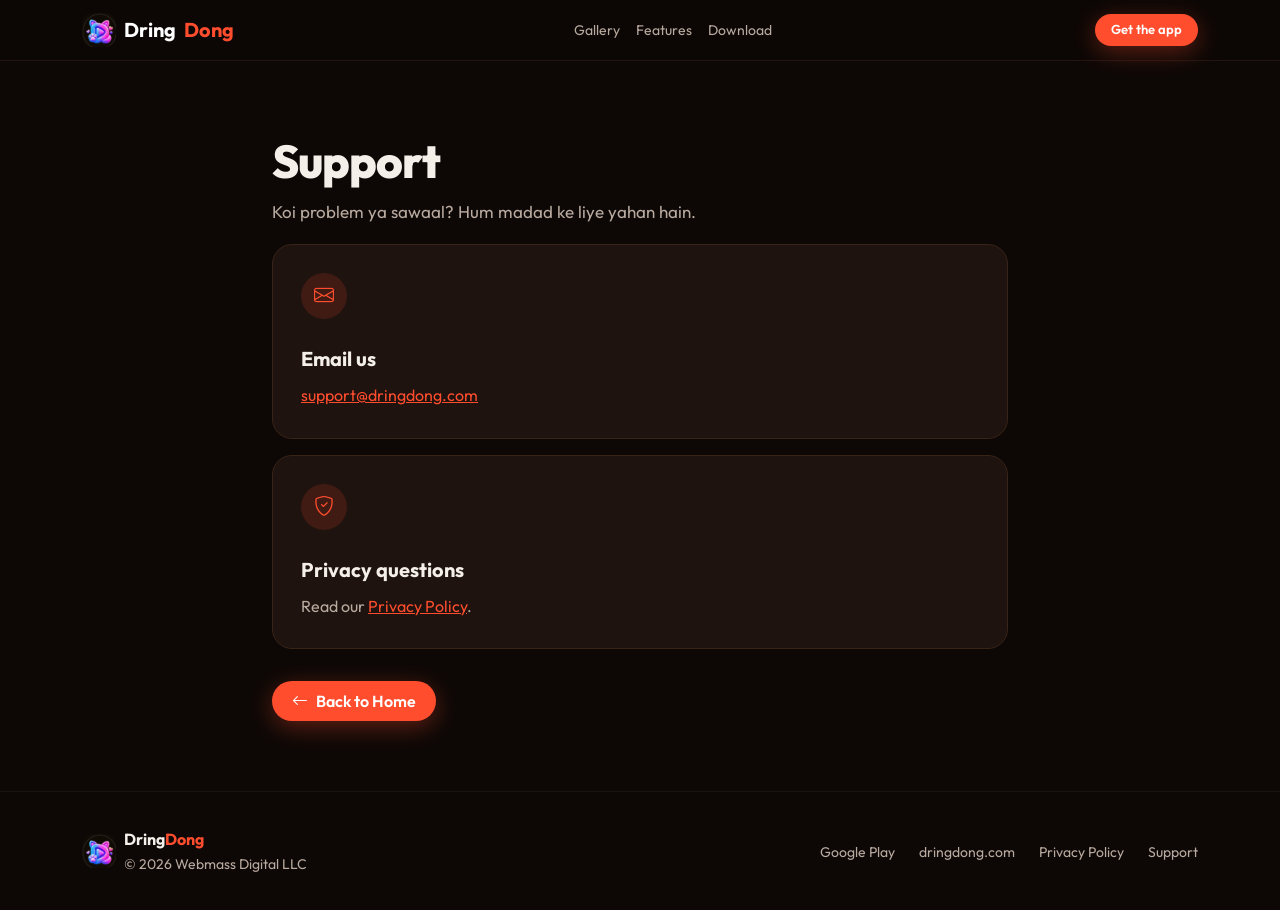
<file: support.html>
<!DOCTYPE html>
<html lang="en">
<head>
  <meta charset="UTF-8">
  <meta name="viewport" content="width=device-width, initial-scale=1">
  <title>Support – DringDong</title>
  <!-- Bootstrap + Icons + Font -->
  <link href="https://cdn.jsdelivr.net/npm/bootstrap@5.3.3/dist/css/bootstrap.min.css" rel="stylesheet">
  <link href="https://cdn.jsdelivr.net/npm/bootstrap-icons@1.11.3/font/bootstrap-icons.css" rel="stylesheet">
  <link href="https://fonts.googleapis.com/css2?family=Outfit:wght@400;500;600;700;800&display=swap" rel="stylesheet">
  <!-- Our own CSS -->
  <link rel="stylesheet" href="css/style.css">
</head>
<body>

  <!-- ===== HEADER ===== -->
  <header class="site-header fixed-top">
    <nav class="navbar navbar-expand-md navbar-dark">
      <div class="container">
        <a class="navbar-brand logo" href="index.html">
          <img src="images/logo.png" class="logo-img" alt="DringDong">Dring<span class="text-orange">Dong</span>
        </a>
        <button class="navbar-toggler" type="button" data-bs-toggle="collapse" data-bs-target="#mainMenu" aria-label="Menu">
          <span class="navbar-toggler-icon"></span>
        </button>
        <div class="collapse navbar-collapse" id="mainMenu">
          <ul class="navbar-nav mx-auto">
            <li class="nav-item"><a class="nav-link" href="index.html#gallery">Gallery</a></li>
            <li class="nav-item"><a class="nav-link" href="index.html#features">Features</a></li>
            <li class="nav-item"><a class="nav-link" href="index.html#download">Download</a></li>
          </ul>
          <a href="https://play.google.com/store/apps/details?id=com.xdev.dringdong" target="_blank" class="btn btn-orange btn-sm">Get the app</a>
        </div>
      </div>
    </nav>
  </header>

  <section class="page-section">
    <div class="container narrow">
      <h1 class="section-title">Support</h1>
      <p class="section-text">Koi problem ya sawaal? Hum madad ke liye yahan hain.</p>
      <div class="feature-card mb-3">
        <div class="feature-icon"><i class="bi bi-envelope"></i></div>
        <h3>Email us</h3>
        <p><a href="mailto:support@dringdong.com">support@dringdong.com</a></p>
      </div>
      <div class="feature-card mb-3">
        <div class="feature-icon"><i class="bi bi-shield-check"></i></div>
        <h3>Privacy questions</h3>
        <p>Read our <a href="privacy-policy.html">Privacy Policy</a>.</p>
      </div>
      <a href="index.html" class="btn btn-orange mt-3"><i class="bi bi-arrow-left me-2"></i>Back to Home</a>
    </div>
  </section>

  <!-- ===== FOOTER ===== -->
  <footer class="site-footer">
    <div class="container d-flex flex-column flex-md-row justify-content-between align-items-center gap-3">
      <div class="d-flex align-items-center gap-2">
        <img src="images/logo.png" class="logo-img" alt="DringDong">
        <div>
          <div class="fw-bold">Dring<span class="text-orange">Dong</span></div>
          <small class="text-muted-2">&copy; <span id="year">2026</span> Webmass Digital LLC</small>
        </div>
      </div>
      <ul class="footer-links list-unstyled d-flex flex-wrap justify-content-center gap-4 mb-0">
        <li><a href="https://play.google.com/store/apps/details?id=com.xdev.dringdong" target="_blank">Google Play</a></li>
        <li><a href="https://dringdong.com" target="_blank">dringdong.com</a></li>
        <li><a href="privacy-policy.html">Privacy Policy</a></li>
        <li><a href="support.html">Support</a></li>
      </ul>
    </div>
  </footer>

  <script src="https://cdn.jsdelivr.net/npm/bootstrap@5.3.3/dist/js/bootstrap.bundle.min.js"></script>
  <script src="js/script.js"></script>
</body>
</html>
</file>
<file: css/style.css>
/* ==========================================
   DringDong – main stylesheet
   Colors are in :root, change them there
   ========================================== */
:root {
  --bg: #0d0806;
  --card: #1e130e;
  --border: #3a2318;
  --orange: #ff4d2e;
  --yellow: #ffb02e;
  --text: #f5efe9;
  --muted: #b9aaa0;
}

body {
  font-family: 'Outfit', sans-serif;
  background: var(--bg);
  color: var(--text);
  padding-top: 64px;           /* space for fixed header */
}
a { color: var(--orange); }
h1, h2, h3 { font-weight: 700; letter-spacing: -1px; }

.text-orange { color: var(--orange); }
.text-muted-2 { color: var(--muted); }
.gradient-text {
  background: linear-gradient(90deg, var(--yellow), var(--orange));
  -webkit-background-clip: text;
  background-clip: text;
  color: transparent;
}

/* ---------- Buttons ---------- */
.btn-orange {
  background: var(--orange);
  color: #fff;
  border: none;
  border-radius: 50px;
  font-weight: 600;
  padding: 8px 20px;
  box-shadow: 0 6px 24px rgba(255, 77, 46, .35);
}
.btn-orange:hover { background: #e63e20; color: #fff; }
.btn-lg { padding: 14px 30px; }
.btn-sm { padding: 6px 16px; font-size: 13px; }

/* ---------- Header ---------- */
.site-header {
  background: rgba(13, 8, 6, .92);
  border-bottom: 1px solid #231510;
  backdrop-filter: blur(8px);
  transition: box-shadow .3s;
}
.site-header.scrolled { box-shadow: 0 4px 20px rgba(0, 0, 0, .6); }
.logo { font-weight: 700; display: flex; align-items: center; gap: 8px; }
.logo-img { width: 34px; height: 34px; border-radius: 10px; }
.nav-link { color: var(--muted) !important; font-size: 14px; }
.nav-link:hover, .nav-link.active { color: #fff !important; }
@media (max-width: 767px) {
  .navbar-collapse { padding: 15px 0; text-align: center; }
  .navbar-collapse .btn { margin-top: 10px; }
}

/* ---------- Hero ---------- */
.hero {
  overflow: hidden;
  padding: 90px 0 70px;
  background: radial-gradient(circle at 10% 20%, rgba(255, 77, 46, .18), transparent 45%);
}
.pill-badge {
  display: inline-block;
  border: 1px solid #5a2a1c;
  background: rgba(255, 77, 46, .1);
  color: var(--orange);
  font-size: 12px; font-weight: 700; letter-spacing: 1.5px;
  padding: 6px 14px; border-radius: 50px;
}
.pill-badge i { font-size: 7px; margin-right: 6px; vertical-align: middle; }
.pill-outline { background: transparent; color: var(--text); border-color: var(--border); }
.hero-title { font-size: clamp(42px, 7vw, 72px); font-weight: 800; line-height: 1.05; margin: 22px 0; }
.hero-text { color: var(--muted); font-size: 18px; line-height: 1.8; max-width: 560px; }

/* hero image */
.hero-img { width: 115%; max-width: none; margin-left: -8%; filter: drop-shadow(0 20px 60px rgba(255, 77, 46, .25)); }

/* ---------- Gallery slider ---------- */
.gallery { padding: 50px 0; border-top: 1px solid #1c120d; border-bottom: 1px solid #1c120d; overflow: hidden; }
.section-label { text-align: center; color: var(--muted); font-size: 13px; font-weight: 700; letter-spacing: 3px; margin-bottom: 30px; }
.slider-track { display: flex; width: max-content; animation: slide 35s linear infinite; }
.slider:hover .slider-track { animation-play-state: paused; }
@keyframes slide { to { transform: translateX(-50%); } }

.shot { height: 220px; width: auto; margin-right: 22px; border-radius: 14px; flex-shrink: 0; }

/* ---------- Features ---------- */
.features { padding: 90px 0; }
.section-title { font-size: clamp(30px, 5vw, 46px); font-weight: 800; }
.section-text { color: var(--muted); max-width: 560px; font-size: 17px; line-height: 1.7; }
.feature-card {
  background: var(--card);
  border: 1px solid var(--border);
  border-radius: 20px;
  padding: 28px;
  height: 100%;
  transition: transform .3s, border-color .3s;
}
.feature-card:hover { transform: translateY(-5px); border-color: var(--orange); }
.feature-card h3 { font-size: 19px; margin: 18px 0 10px; letter-spacing: 0; }
.feature-card p { color: var(--muted); margin: 0; line-height: 1.7; }
.feature-icon {
  width: 46px; height: 46px; border-radius: 50%;
  background: rgba(255, 77, 46, .15); color: var(--orange);
  display: flex; align-items: center; justify-content: center; font-size: 20px;
}

/* ---------- Quote ---------- */
.quote { padding: 90px 0; border-top: 1px solid #1c120d; border-bottom: 1px solid #1c120d; }
.quote-mark { color: var(--orange); font-size: 70px; line-height: 1; font-weight: 800; }
.quote-text { font-size: clamp(22px, 3.5vw, 32px); font-weight: 600; max-width: 800px; margin: 0 auto 30px; line-height: 1.4; }

/* ---------- CTA ---------- */
.cta-section { padding: 90px 0; }
.cta-box {
  border: 1px solid var(--border);
  border-radius: 30px;
  padding: 80px 20px;
  background: radial-gradient(circle at 20% 0%, rgba(255, 77, 46, .15), transparent 60%);
}

/* ---------- Footer ---------- */
.site-footer { border-top: 1px solid #1c120d; padding: 35px 0; }
.footer-links a { color: var(--muted); text-decoration: none; font-size: 14px; }
.footer-links a:hover { color: var(--orange); }

/* ---------- Inner pages (privacy / support) ---------- */
.page-section { padding: 70px 0; min-height: 70vh; }
.narrow { max-width: 760px; }
.page-section h3 { font-size: 20px; margin-top: 28px; letter-spacing: 0; }
.page-section p { color: var(--muted); line-height: 1.8; }
.page-section li { color: var(--muted); line-height: 1.8; margin-bottom: 6px; }

/* ---------- Scroll animation (class added by JS) ---------- */
.reveal { opacity: 0; transform: translateY(30px); transition: all .7s; }
.reveal.show { opacity: 1; transform: none; }

/* ---------- Mobile tweaks ---------- */
@media (max-width: 767px) {
  .hero { padding: 50px 0; }
  .hero-text { font-size: 16px; }
  .hero-img { width: 100%; margin-left: 0; }
  .btn-lg { width: 100%; }
  .shot { height: 170px; margin-right: 14px; }
  .features, .quote, .cta-section { padding: 60px 0; }
  .cta-box { padding: 50px 15px; }
}
</file>
